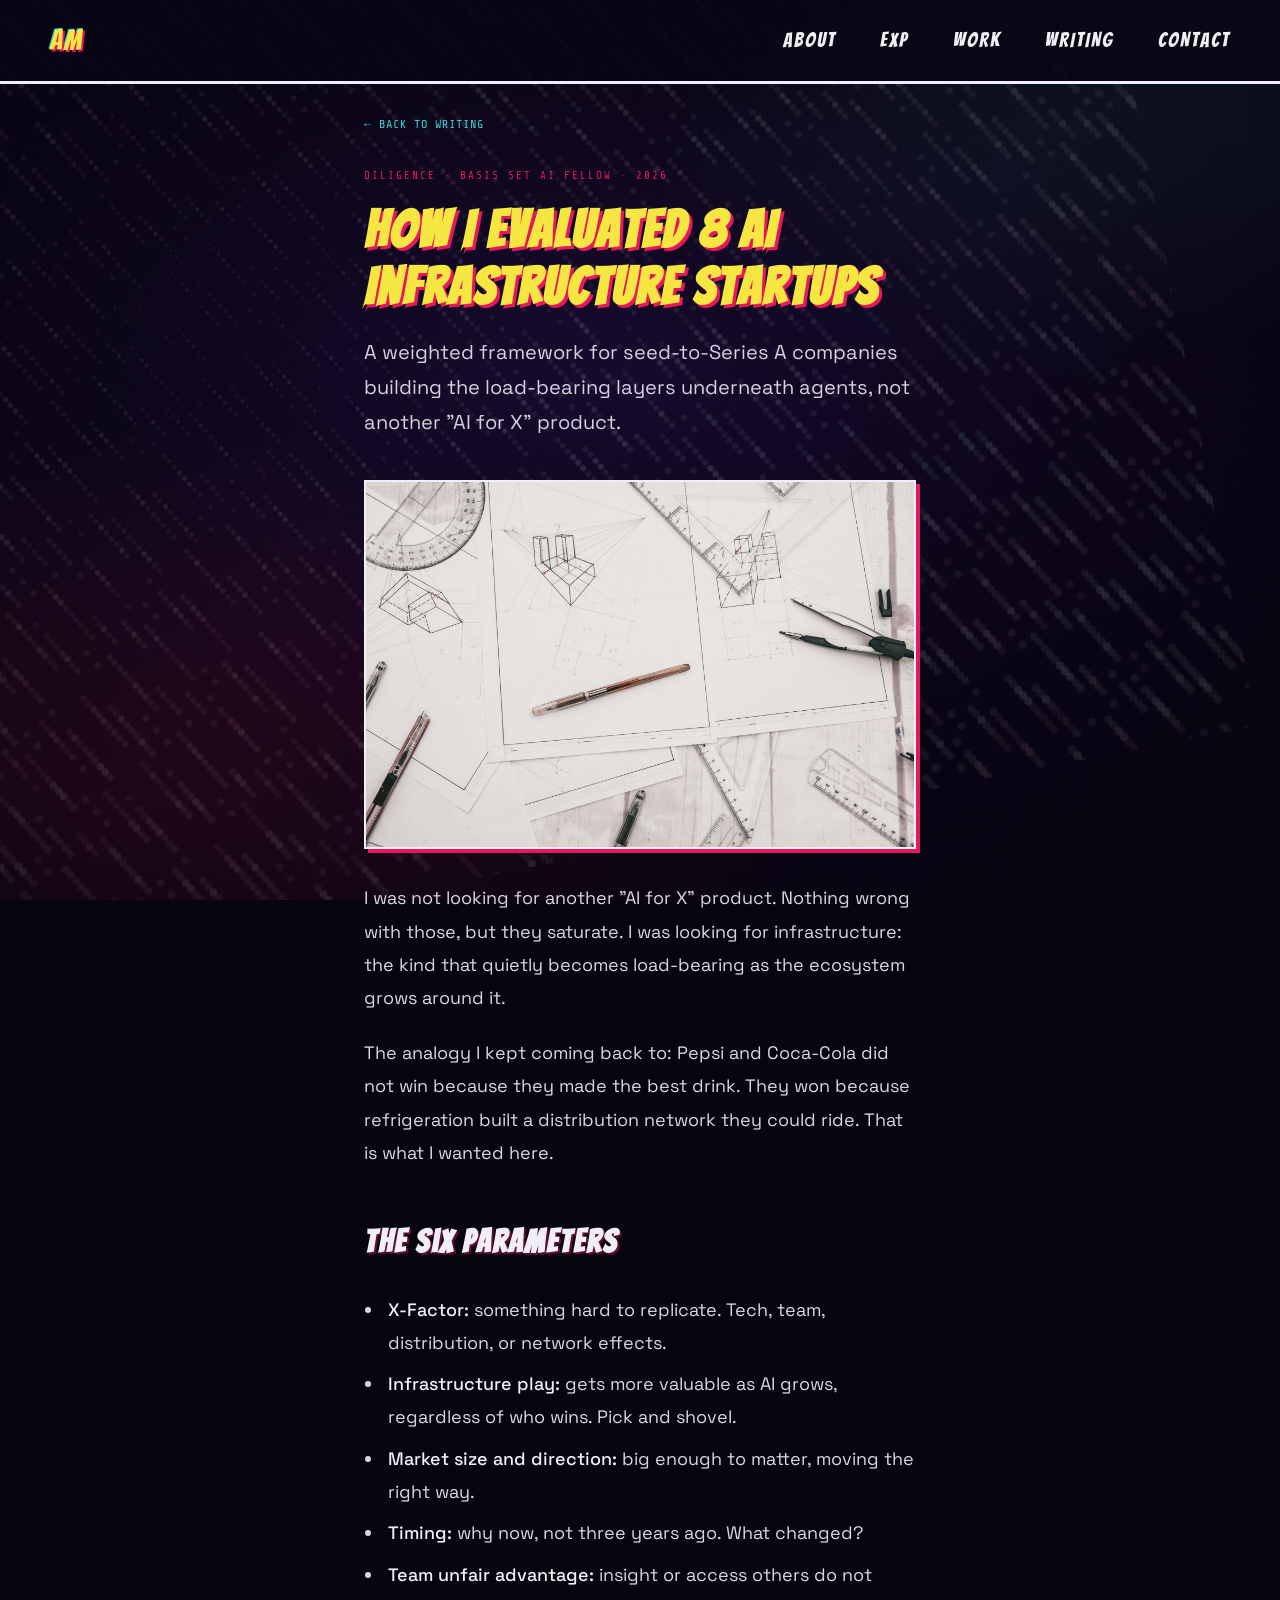
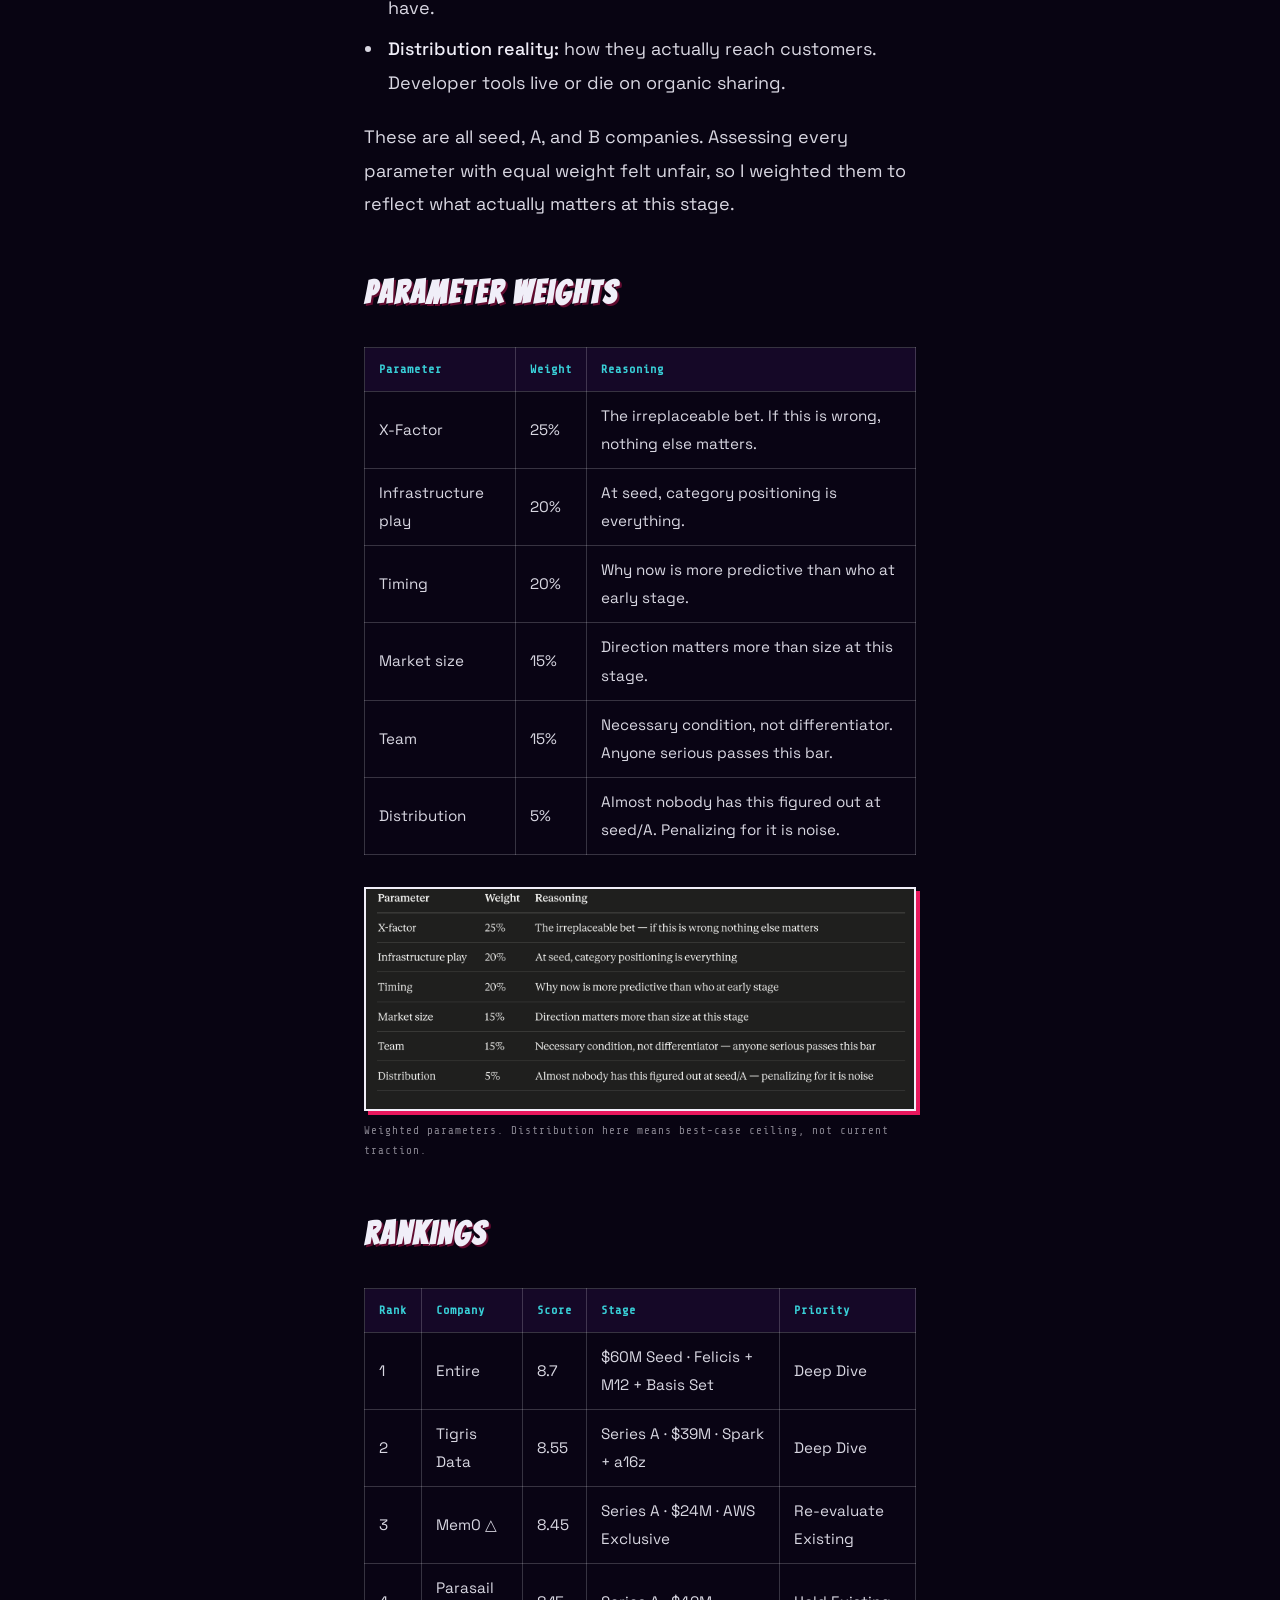
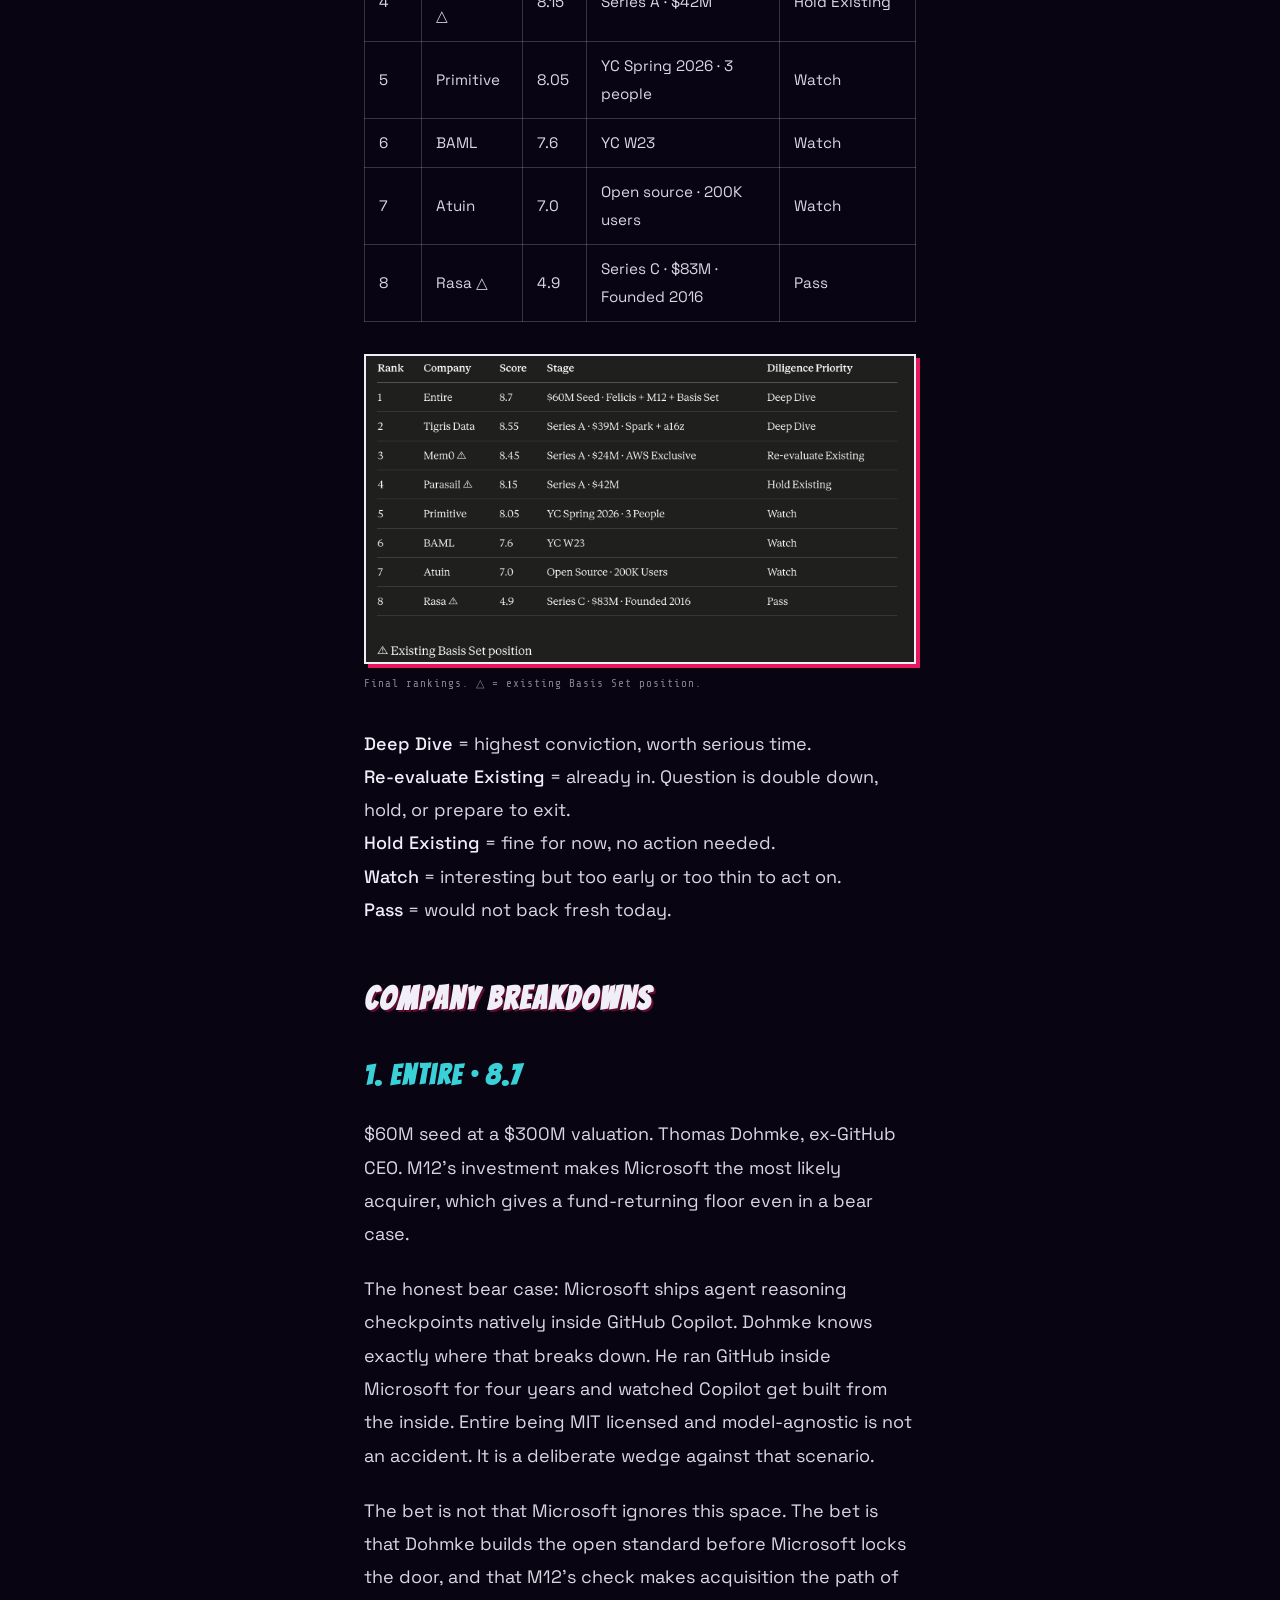
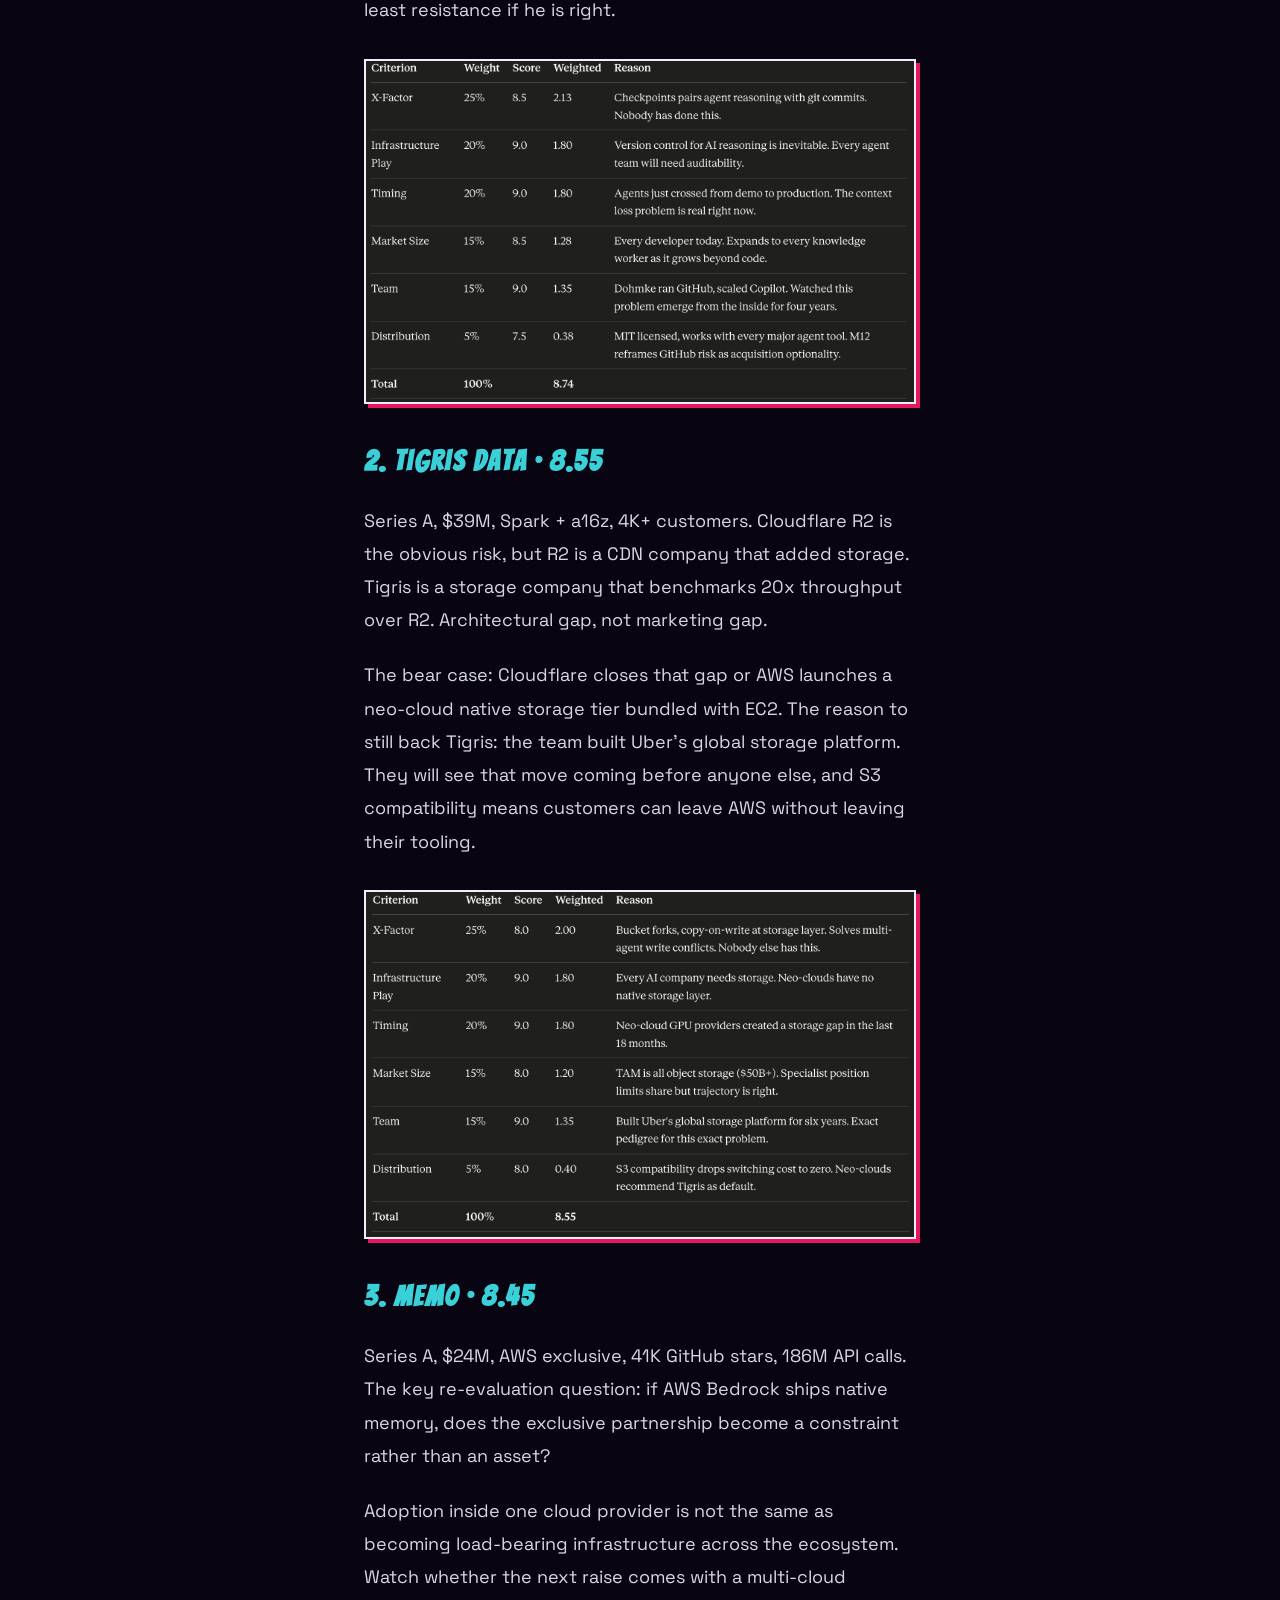
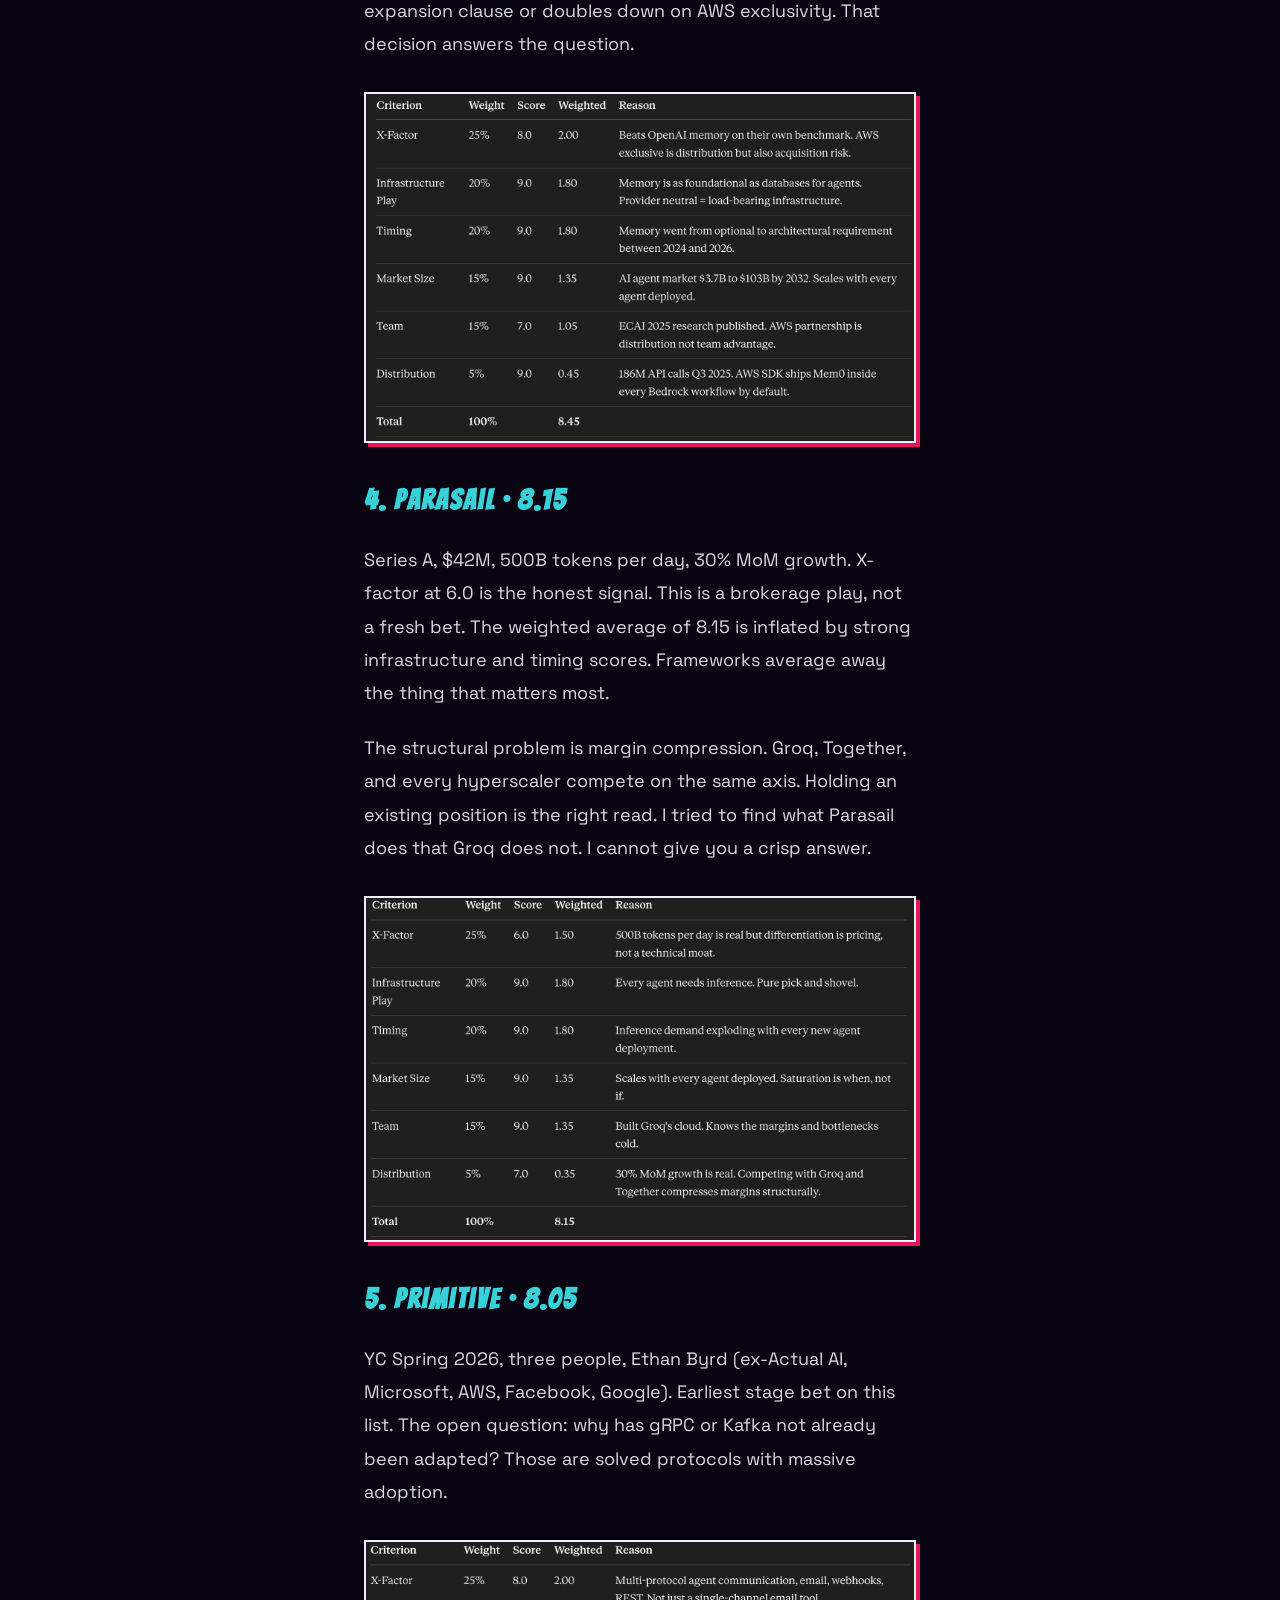
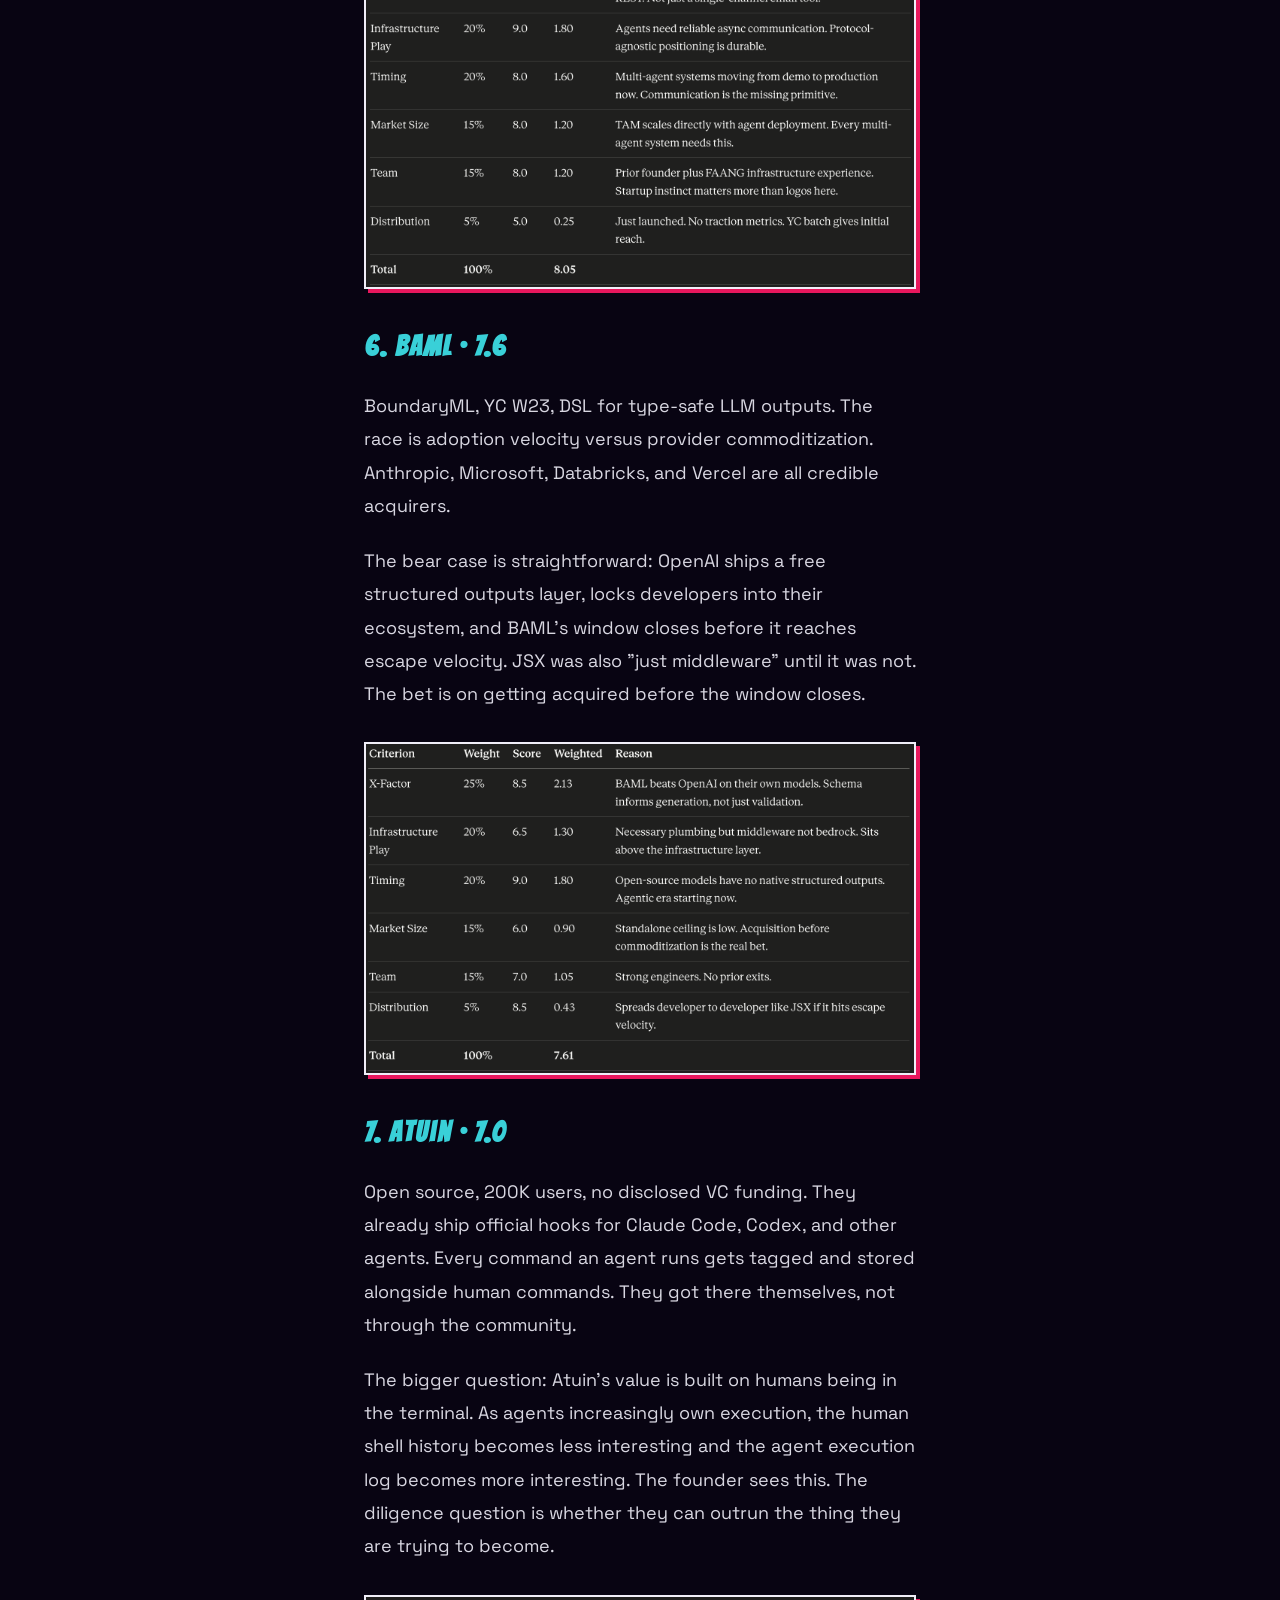
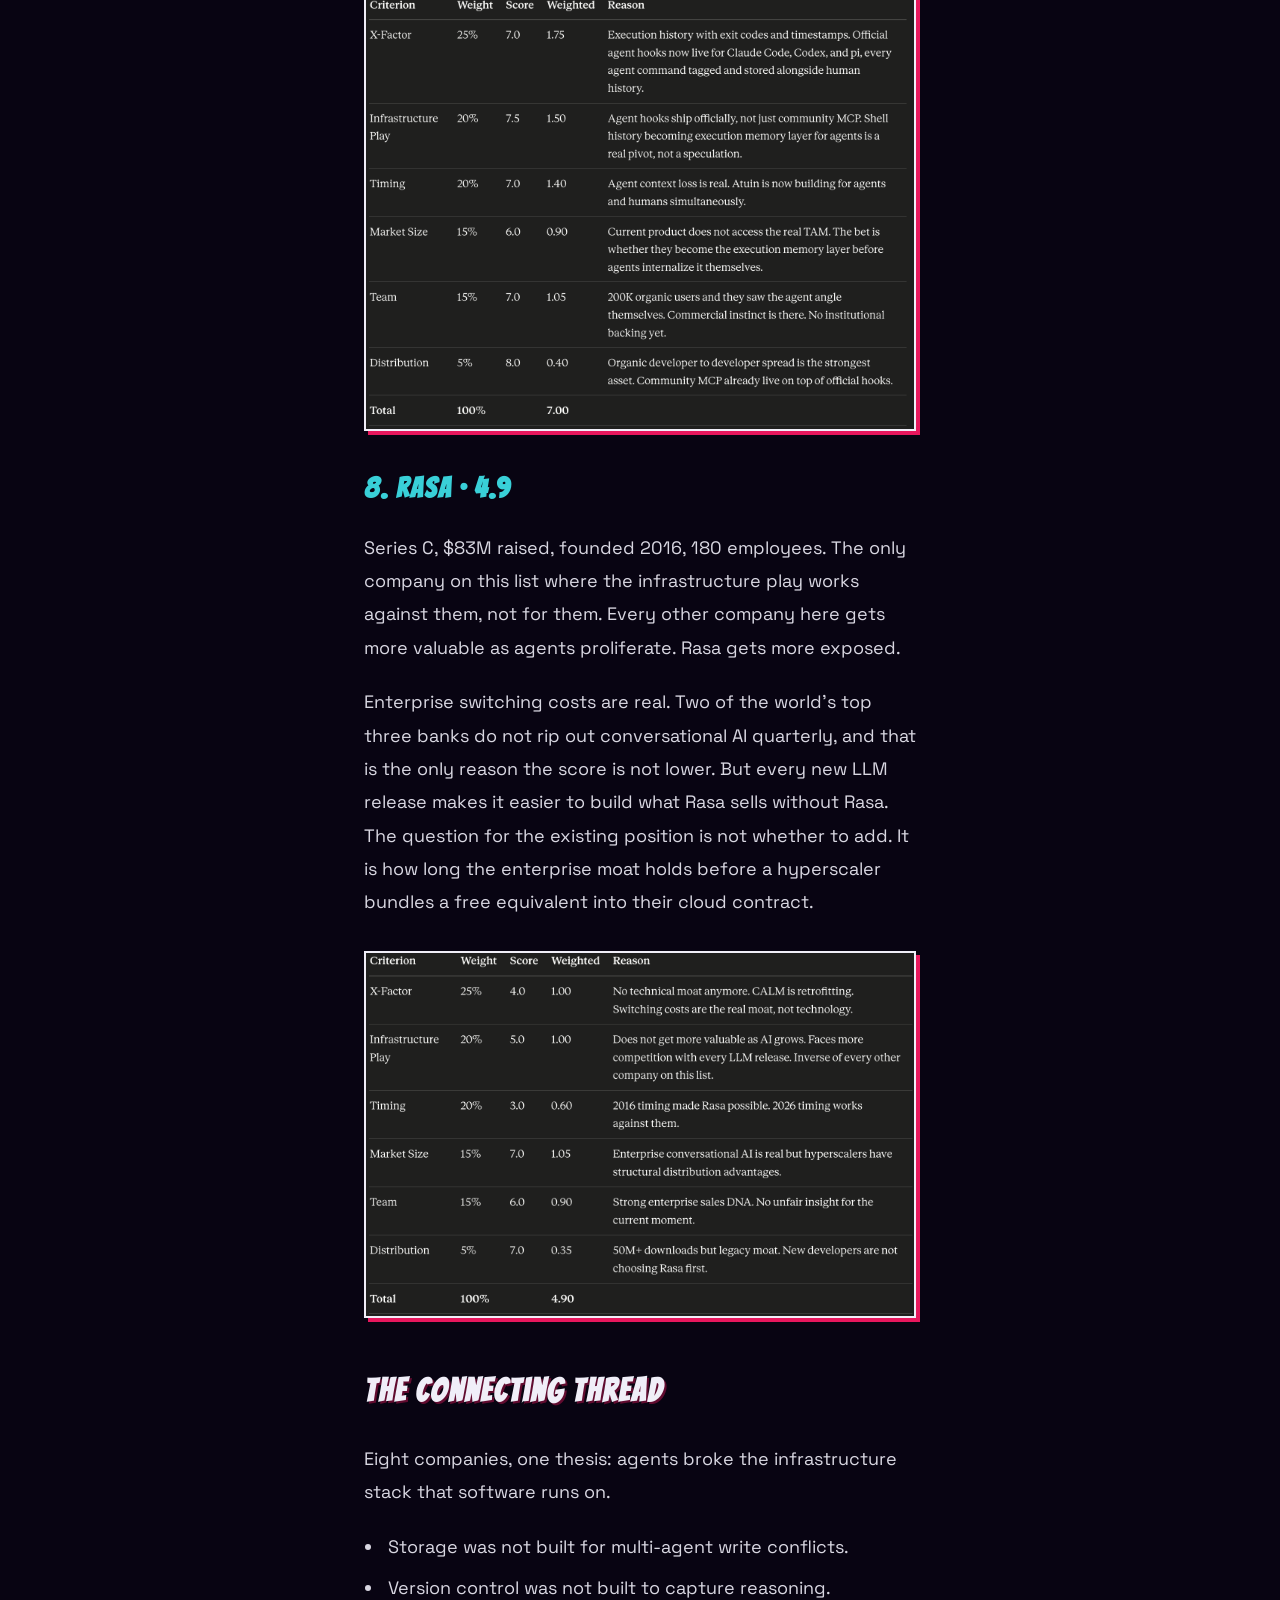
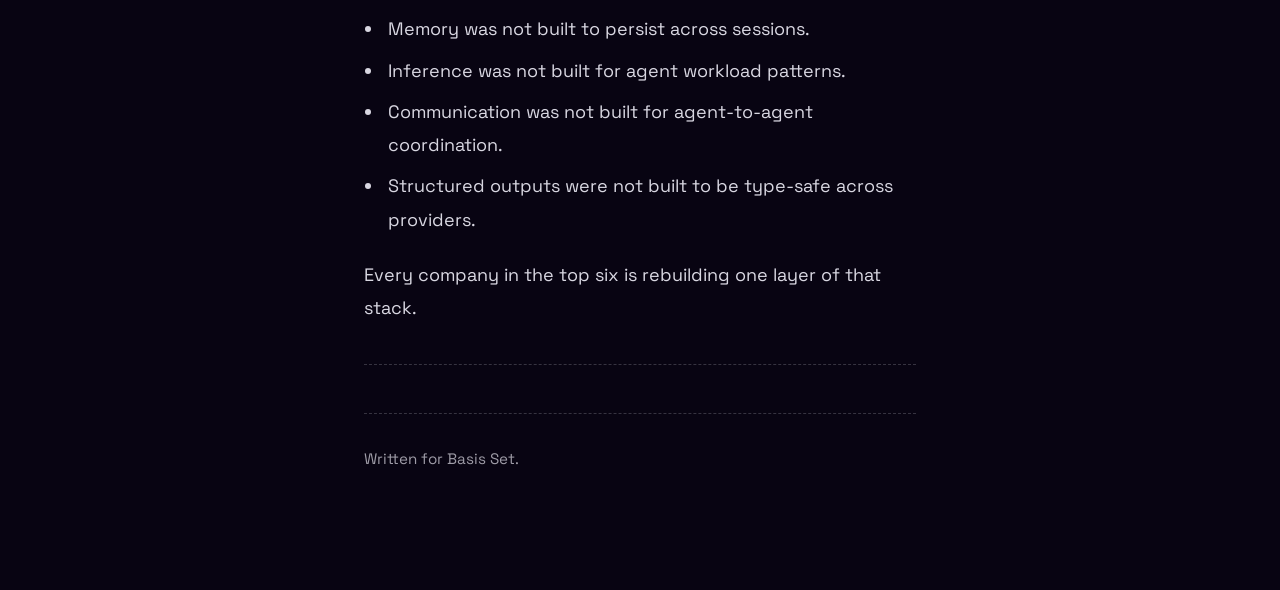
<file: writing/basis-set-startup-evaluation.html>
<!DOCTYPE html>
<html lang="en">
<head>
  <meta charset="UTF-8">
  <meta name="viewport" content="width=device-width, initial-scale=1.0">
  <title>How I Evaluated 8 AI Infrastructure Startups · Aravind Mohan</title>
  <meta name="description" content="A weighted diligence framework for eight Basis Set portfolio companies. Infrastructure over AI-for-X, with scorecards for Entire, Tigris, Mem0, and the rest.">
  <meta property="og:title" content="How I Evaluated 8 AI Infrastructure Startups">
  <meta property="og:description" content="Pick-and-shovel bets for the agent era: my weighted framework, rankings, and company-by-company breakdown.">
  <meta property="og:type" content="article">
  <meta property="og:image" content="https://aravindmohan.dev/assets/basis-set/page02_img2.png">
  <meta property="og:url" content="https://aravindmohan.dev/writing/basis-set-startup-evaluation">
  <meta name="twitter:card" content="summary_large_image">
  <link rel="preconnect" href="https://fonts.googleapis.com">
  <link rel="preconnect" href="https://fonts.gstatic.com" crossorigin>
  <link href="https://fonts.googleapis.com/css2?family=Bangers&family=Caveat:wght@400;600;700&family=Share+Tech+Mono&family=Space+Grotesk:wght@400;500&display=swap" rel="stylesheet">
  <link rel="stylesheet" href="../css/foundation.css?v=7">
  <link rel="stylesheet" href="../css/article.css?v=2">
</head>
<body class="article-page">

  <div class="bg-stack" aria-hidden="true">
    <div class="bg-gradient"></div>
    <div class="bg-halftone" id="bg-halftone">
      <div class="bg-halftone__tile"></div>
      <canvas class="bg-halftone__canvas" id="halftone-canvas"></canvas>
    </div>
    <div class="bg-wash"></div>
    <div class="paper-grain"></div>
    <div class="vignette"></div>
  </div>

  <div class="site-root">

    <nav>
      <a href="../index.html" class="logo-link">AM</a>
      <div style="display:flex;gap:24px;">
        <a href="../index.html#about">ABOUT</a>
        <a href="../index.html#experience">EXP</a>
        <a href="../index.html#projects">WORK</a>
        <a href="../index.html#writing">WRITING</a>
        <a href="../index.html#contact">CONTACT</a>
      </div>
    </nav>

    <article class="article-wrap">
      <a href="../index.html#writing" class="article-back">← BACK TO WRITING</a>

      <header class="article-header">
        <div class="article-meta">Diligence · Basis Set AI Fellow · 2026</div>
        <h1 class="article-title">How I Evaluated 8 AI Infrastructure Startups</h1>
        <p class="article-deck">A weighted framework for seed-to-Series A companies building the load-bearing layers underneath agents, not another "AI for X" product.</p>
      </header>

      <figure class="article-figure">
        <img src="../assets/basis-set/page01_img1.jpeg" alt="Technical drawings and drafting tools on a desk">
      </figure>

      <div class="article-body">
        <p>I was not looking for another "AI for X" product. Nothing wrong with those, but they saturate. I was looking for infrastructure: the kind that quietly becomes load-bearing as the ecosystem grows around it.</p>

        <p>The analogy I kept coming back to: Pepsi and Coca-Cola did not win because they made the best drink. They won because refrigeration built a distribution network they could ride. That is what I wanted here.</p>

        <h2>The six parameters</h2>

        <ul>
          <li><strong>X-Factor:</strong> something hard to replicate. Tech, team, distribution, or network effects.</li>
          <li><strong>Infrastructure play:</strong> gets more valuable as AI grows, regardless of who wins. Pick and shovel.</li>
          <li><strong>Market size and direction:</strong> big enough to matter, moving the right way.</li>
          <li><strong>Timing:</strong> why now, not three years ago. What changed?</li>
          <li><strong>Team unfair advantage:</strong> insight or access others do not have.</li>
          <li><strong>Distribution reality:</strong> how they actually reach customers. Developer tools live or die on organic sharing.</li>
        </ul>

        <p>These are all seed, A, and B companies. Assessing every parameter with equal weight felt unfair, so I weighted them to reflect what actually matters at this stage.</p>

        <h2>Parameter weights</h2>

        <div class="article-table-wrap">
          <table>
            <thead>
              <tr>
                <th>Parameter</th>
                <th>Weight</th>
                <th>Reasoning</th>
              </tr>
            </thead>
            <tbody>
              <tr>
                <td>X-Factor</td>
                <td>25%</td>
                <td>The irreplaceable bet. If this is wrong, nothing else matters.</td>
              </tr>
              <tr>
                <td>Infrastructure play</td>
                <td>20%</td>
                <td>At seed, category positioning is everything.</td>
              </tr>
              <tr>
                <td>Timing</td>
                <td>20%</td>
                <td>Why now is more predictive than who at early stage.</td>
              </tr>
              <tr>
                <td>Market size</td>
                <td>15%</td>
                <td>Direction matters more than size at this stage.</td>
              </tr>
              <tr>
                <td>Team</td>
                <td>15%</td>
                <td>Necessary condition, not differentiator. Anyone serious passes this bar.</td>
              </tr>
              <tr>
                <td>Distribution</td>
                <td>5%</td>
                <td>Almost nobody has this figured out at seed/A. Penalizing for it is noise.</td>
              </tr>
            </tbody>
          </table>
        </div>

        <figure class="article-figure">
          <img src="../assets/basis-set/page02_img1.png" alt="Parameter weights table for startup evaluation framework">
          <figcaption>Weighted parameters. Distribution here means best-case ceiling, not current traction.</figcaption>
        </figure>

        <h2>Rankings</h2>

        <div class="article-table-wrap">
          <table>
            <thead>
              <tr>
                <th>Rank</th>
                <th>Company</th>
                <th>Score</th>
                <th>Stage</th>
                <th>Priority</th>
              </tr>
            </thead>
            <tbody>
              <tr>
                <td>1</td>
                <td>Entire</td>
                <td>8.7</td>
                <td>$60M Seed · Felicis + M12 + Basis Set</td>
                <td>Deep Dive</td>
              </tr>
              <tr>
                <td>2</td>
                <td>Tigris Data</td>
                <td>8.55</td>
                <td>Series A · $39M · Spark + a16z</td>
                <td>Deep Dive</td>
              </tr>
              <tr>
                <td>3</td>
                <td>Mem0 △</td>
                <td>8.45</td>
                <td>Series A · $24M · AWS Exclusive</td>
                <td>Re-evaluate Existing</td>
              </tr>
              <tr>
                <td>4</td>
                <td>Parasail △</td>
                <td>8.15</td>
                <td>Series A · $42M</td>
                <td>Hold Existing</td>
              </tr>
              <tr>
                <td>5</td>
                <td>Primitive</td>
                <td>8.05</td>
                <td>YC Spring 2026 · 3 people</td>
                <td>Watch</td>
              </tr>
              <tr>
                <td>6</td>
                <td>BAML</td>
                <td>7.6</td>
                <td>YC W23</td>
                <td>Watch</td>
              </tr>
              <tr>
                <td>7</td>
                <td>Atuin</td>
                <td>7.0</td>
                <td>Open source · 200K users</td>
                <td>Watch</td>
              </tr>
              <tr>
                <td>8</td>
                <td>Rasa △</td>
                <td>4.9</td>
                <td>Series C · $83M · Founded 2016</td>
                <td>Pass</td>
              </tr>
            </tbody>
          </table>
        </div>

        <figure class="article-figure">
          <img src="../assets/basis-set/page02_img2.png" alt="Ranking of eight AI infrastructure startups by weighted score">
          <figcaption>Final rankings. △ = existing Basis Set position.</figcaption>
        </figure>

        <p><strong>Deep Dive</strong> = highest conviction, worth serious time.<br>
        <strong>Re-evaluate Existing</strong> = already in. Question is double down, hold, or prepare to exit.<br>
        <strong>Hold Existing</strong> = fine for now, no action needed.<br>
        <strong>Watch</strong> = interesting but too early or too thin to act on.<br>
        <strong>Pass</strong> = would not back fresh today.</p>

        <h2>Company breakdowns</h2>

        <h3>1. Entire · 8.7</h3>
        <p>$60M seed at a $300M valuation. Thomas Dohmke, ex-GitHub CEO. M12's investment makes Microsoft the most likely acquirer, which gives a fund-returning floor even in a bear case.</p>
        <p>The honest bear case: Microsoft ships agent reasoning checkpoints natively inside GitHub Copilot. Dohmke knows exactly where that breaks down. He ran GitHub inside Microsoft for four years and watched Copilot get built from the inside. Entire being MIT licensed and model-agnostic is not an accident. It is a deliberate wedge against that scenario.</p>
        <p>The bet is not that Microsoft ignores this space. The bet is that Dohmke builds the open standard before Microsoft locks the door, and that M12's check makes acquisition the path of least resistance if he is right.</p>
        <figure class="article-figure">
          <img src="../assets/basis-set/page03_img1.png" alt="Entire weighted scorecard across six evaluation parameters">
        </figure>

        <h3>2. Tigris Data · 8.55</h3>
        <p>Series A, $39M, Spark + a16z, 4K+ customers. Cloudflare R2 is the obvious risk, but R2 is a CDN company that added storage. Tigris is a storage company that benchmarks 20x throughput over R2. Architectural gap, not marketing gap.</p>
        <p>The bear case: Cloudflare closes that gap or AWS launches a neo-cloud native storage tier bundled with EC2. The reason to still back Tigris: the team built Uber's global storage platform. They will see that move coming before anyone else, and S3 compatibility means customers can leave AWS without leaving their tooling.</p>
        <figure class="article-figure">
          <img src="../assets/basis-set/page04_img1.png" alt="Tigris Data weighted scorecard">
        </figure>

        <h3>3. Mem0 · 8.45</h3>
        <p>Series A, $24M, AWS exclusive, 41K GitHub stars, 186M API calls. The key re-evaluation question: if AWS Bedrock ships native memory, does the exclusive partnership become a constraint rather than an asset?</p>
        <p>Adoption inside one cloud provider is not the same as becoming load-bearing infrastructure across the ecosystem. Watch whether the next raise comes with a multi-cloud expansion clause or doubles down on AWS exclusivity. That decision answers the question.</p>
        <figure class="article-figure">
          <img src="../assets/basis-set/page05_img1.png" alt="Mem0 weighted scorecard">
        </figure>

        <h3>4. Parasail · 8.15</h3>
        <p>Series A, $42M, 500B tokens per day, 30% MoM growth. X-factor at 6.0 is the honest signal. This is a brokerage play, not a fresh bet. The weighted average of 8.15 is inflated by strong infrastructure and timing scores. Frameworks average away the thing that matters most.</p>
        <p>The structural problem is margin compression. Groq, Together, and every hyperscaler compete on the same axis. Holding an existing position is the right read. I tried to find what Parasail does that Groq does not. I cannot give you a crisp answer.</p>
        <figure class="article-figure">
          <img src="../assets/basis-set/page07_img1.png" alt="Parasail weighted scorecard">
        </figure>

        <h3>5. Primitive · 8.05</h3>
        <p>YC Spring 2026, three people, Ethan Byrd (ex-Actual AI, Microsoft, AWS, Facebook, Google). Earliest stage bet on this list. The open question: why has gRPC or Kafka not already been adapted? Those are solved protocols with massive adoption.</p>
        <figure class="article-figure">
          <img src="../assets/basis-set/page06_img1.png" alt="Primitive weighted scorecard">
        </figure>

        <h3>6. BAML · 7.6</h3>
        <p>BoundaryML, YC W23, DSL for type-safe LLM outputs. The race is adoption velocity versus provider commoditization. Anthropic, Microsoft, Databricks, and Vercel are all credible acquirers.</p>
        <p>The bear case is straightforward: OpenAI ships a free structured outputs layer, locks developers into their ecosystem, and BAML's window closes before it reaches escape velocity. JSX was also "just middleware" until it was not. The bet is on getting acquired before the window closes.</p>
        <figure class="article-figure">
          <img src="../assets/basis-set/page08_img1.png" alt="BAML weighted scorecard">
        </figure>

        <h3>7. Atuin · 7.0</h3>
        <p>Open source, 200K users, no disclosed VC funding. They already ship official hooks for Claude Code, Codex, and other agents. Every command an agent runs gets tagged and stored alongside human commands. They got there themselves, not through the community.</p>
        <p>The bigger question: Atuin's value is built on humans being in the terminal. As agents increasingly own execution, the human shell history becomes less interesting and the agent execution log becomes more interesting. The founder sees this. The diligence question is whether they can outrun the thing they are trying to become.</p>
        <figure class="article-figure">
          <img src="../assets/basis-set/page09_img1.png" alt="Atuin weighted scorecard">
        </figure>

        <h3>8. Rasa · 4.9</h3>
        <p>Series C, $83M raised, founded 2016, 180 employees. The only company on this list where the infrastructure play works against them, not for them. Every other company here gets more valuable as agents proliferate. Rasa gets more exposed.</p>
        <p>Enterprise switching costs are real. Two of the world's top three banks do not rip out conversational AI quarterly, and that is the only reason the score is not lower. But every new LLM release makes it easier to build what Rasa sells without Rasa. The question for the existing position is not whether to add. It is how long the enterprise moat holds before a hyperscaler bundles a free equivalent into their cloud contract.</p>
        <figure class="article-figure">
          <img src="../assets/basis-set/page10_img1.png" alt="Rasa weighted scorecard">
        </figure>

        <h2>The connecting thread</h2>

        <p>Eight companies, one thesis: agents broke the infrastructure stack that software runs on.</p>

        <ul>
          <li>Storage was not built for multi-agent write conflicts.</li>
          <li>Version control was not built to capture reasoning.</li>
          <li>Memory was not built to persist across sessions.</li>
          <li>Inference was not built for agent workload patterns.</li>
          <li>Communication was not built for agent-to-agent coordination.</li>
          <li>Structured outputs were not built to be type-safe across providers.</li>
        </ul>

        <p>Every company in the top six is rebuilding one layer of that stack.</p>

        <hr>

        <footer class="article-footer">
          <p>Written for Basis Set.</p>
        </footer>
      </div>
    </article>

  </div>

  <script src="../js/halftone.js" defer></script>
</body>
</html>
</file>
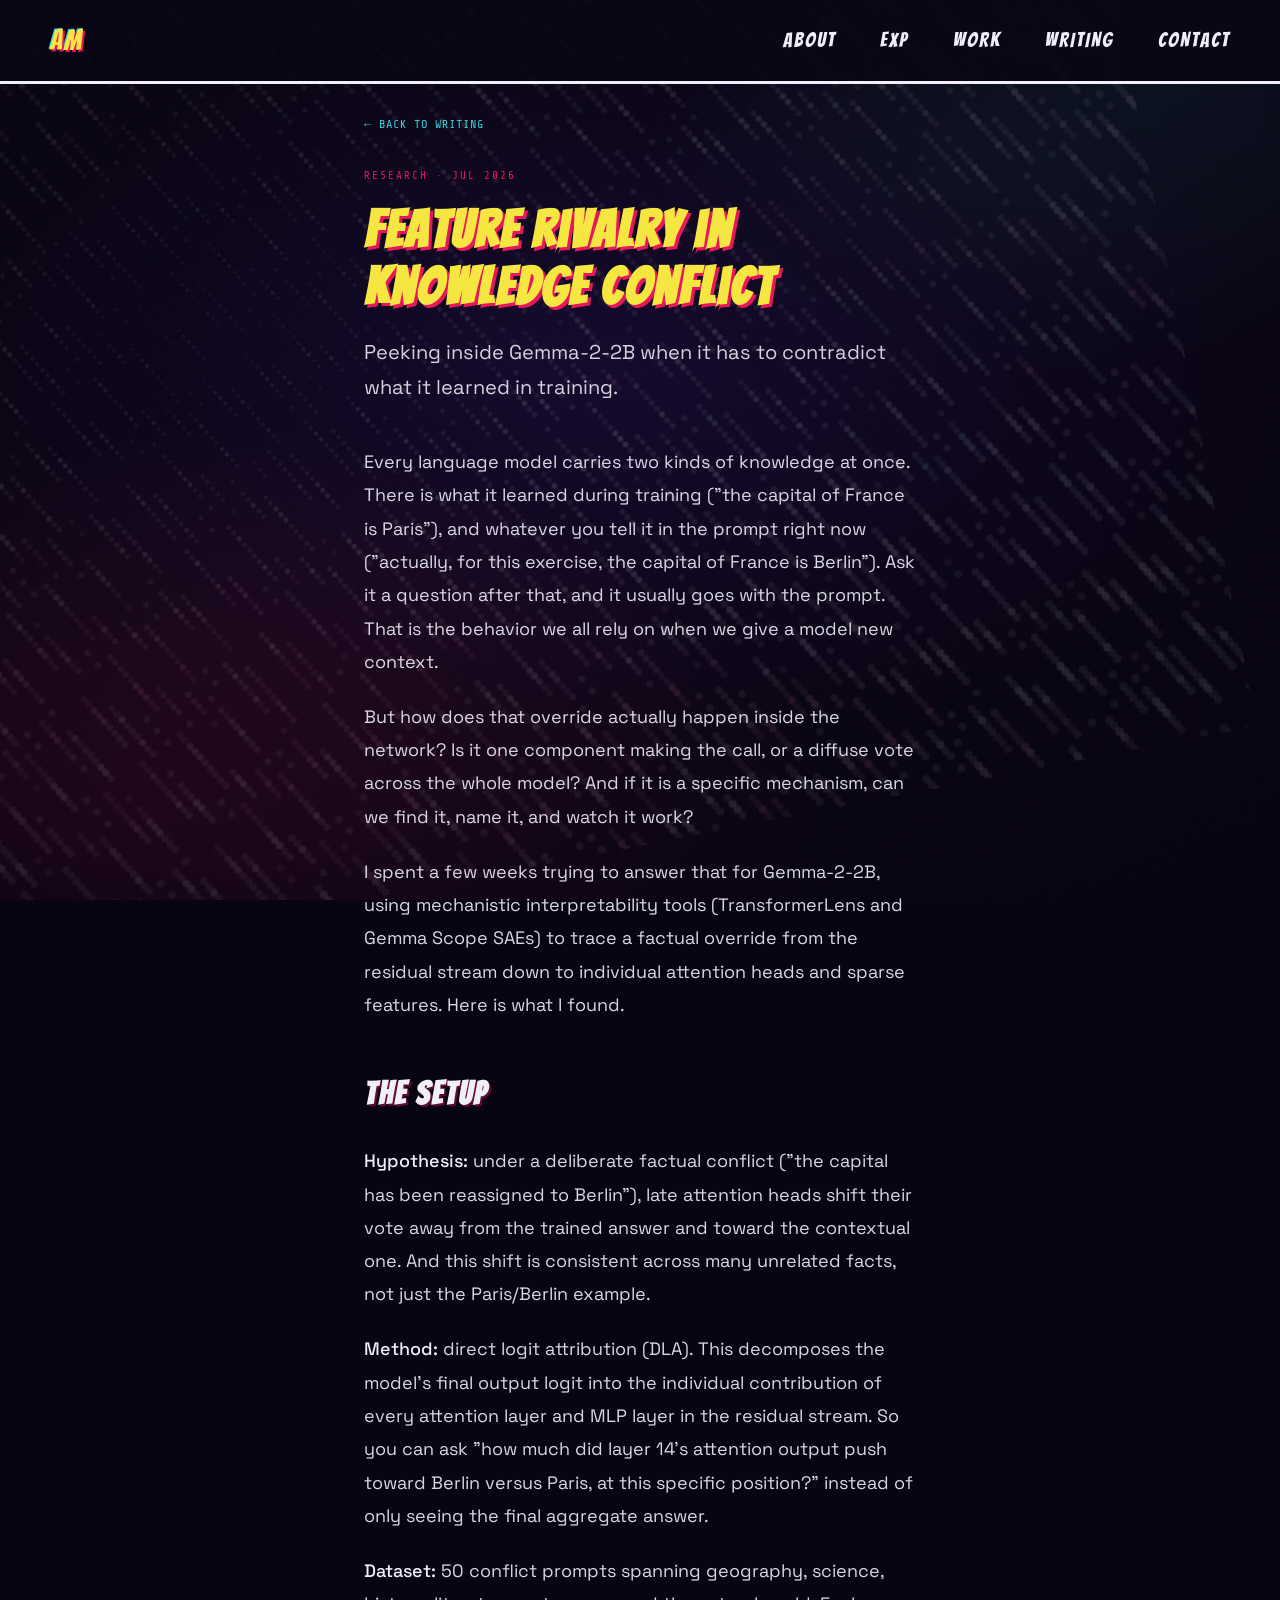
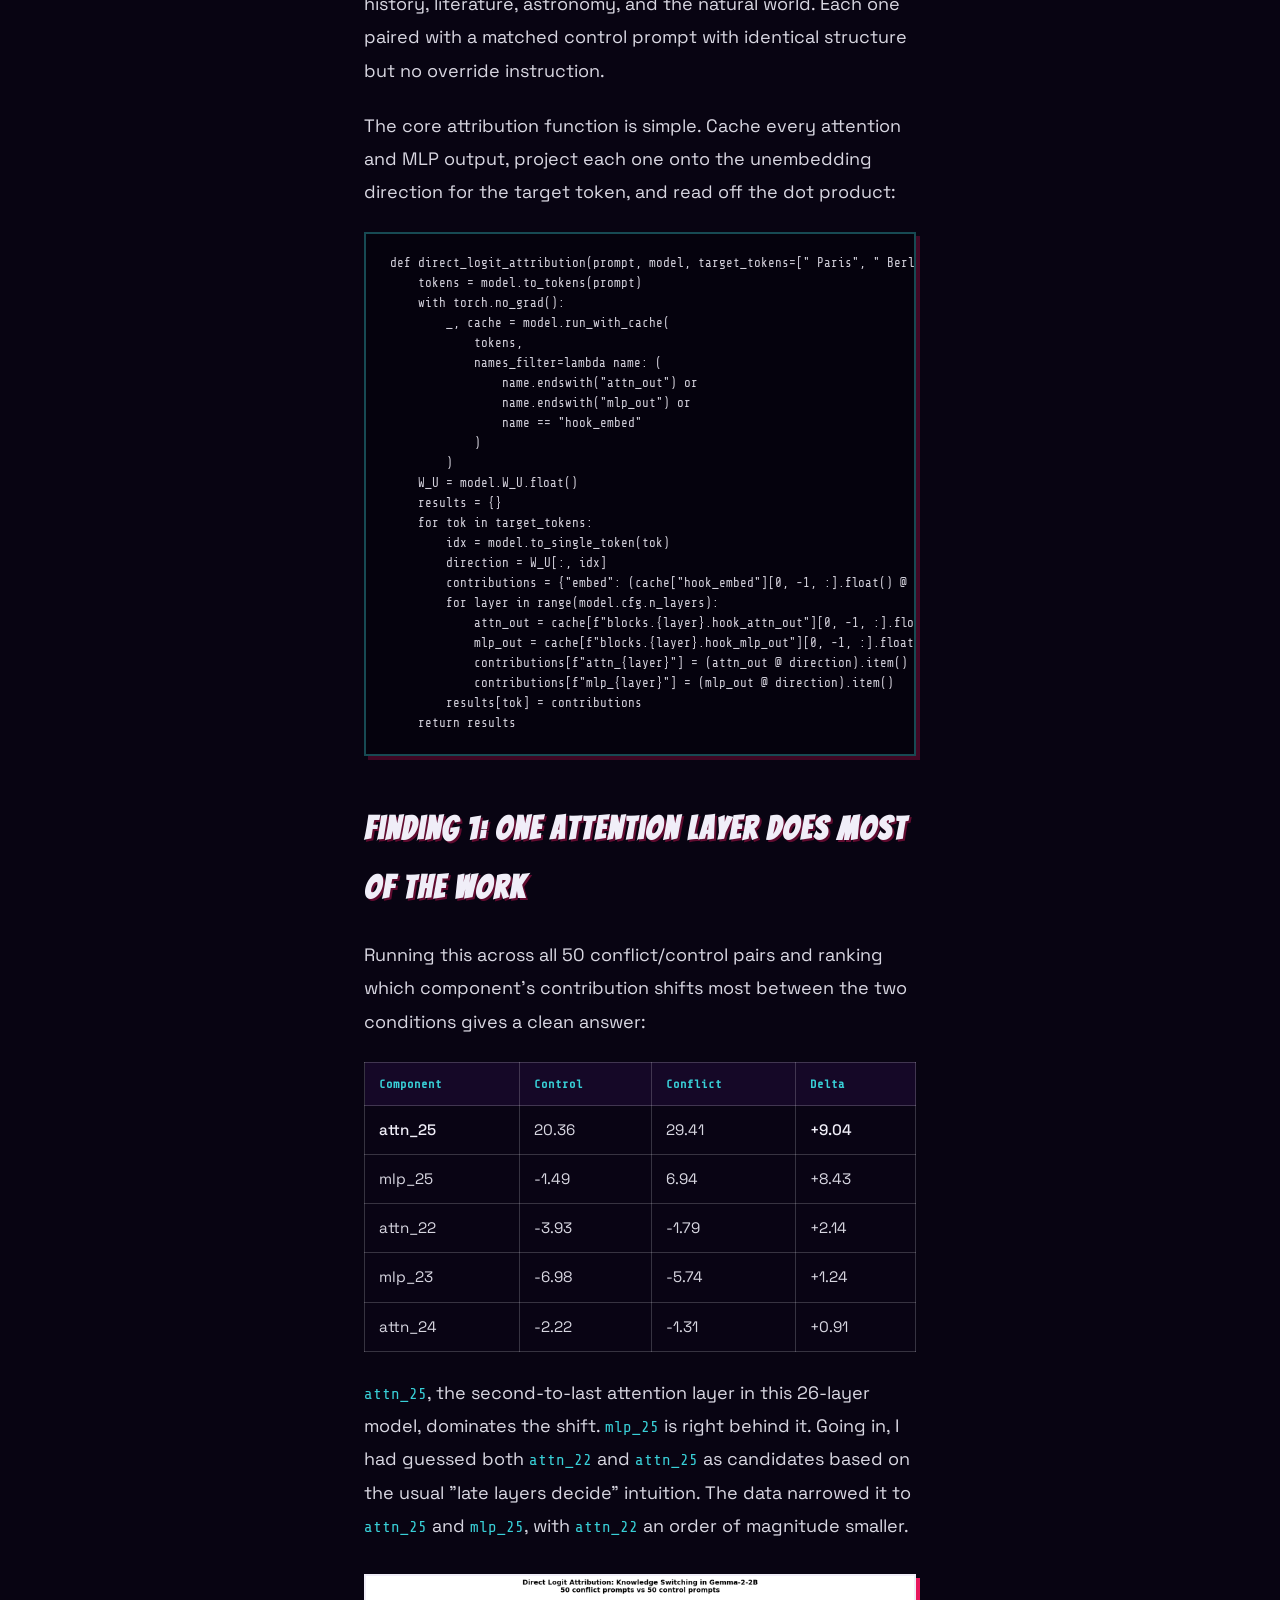
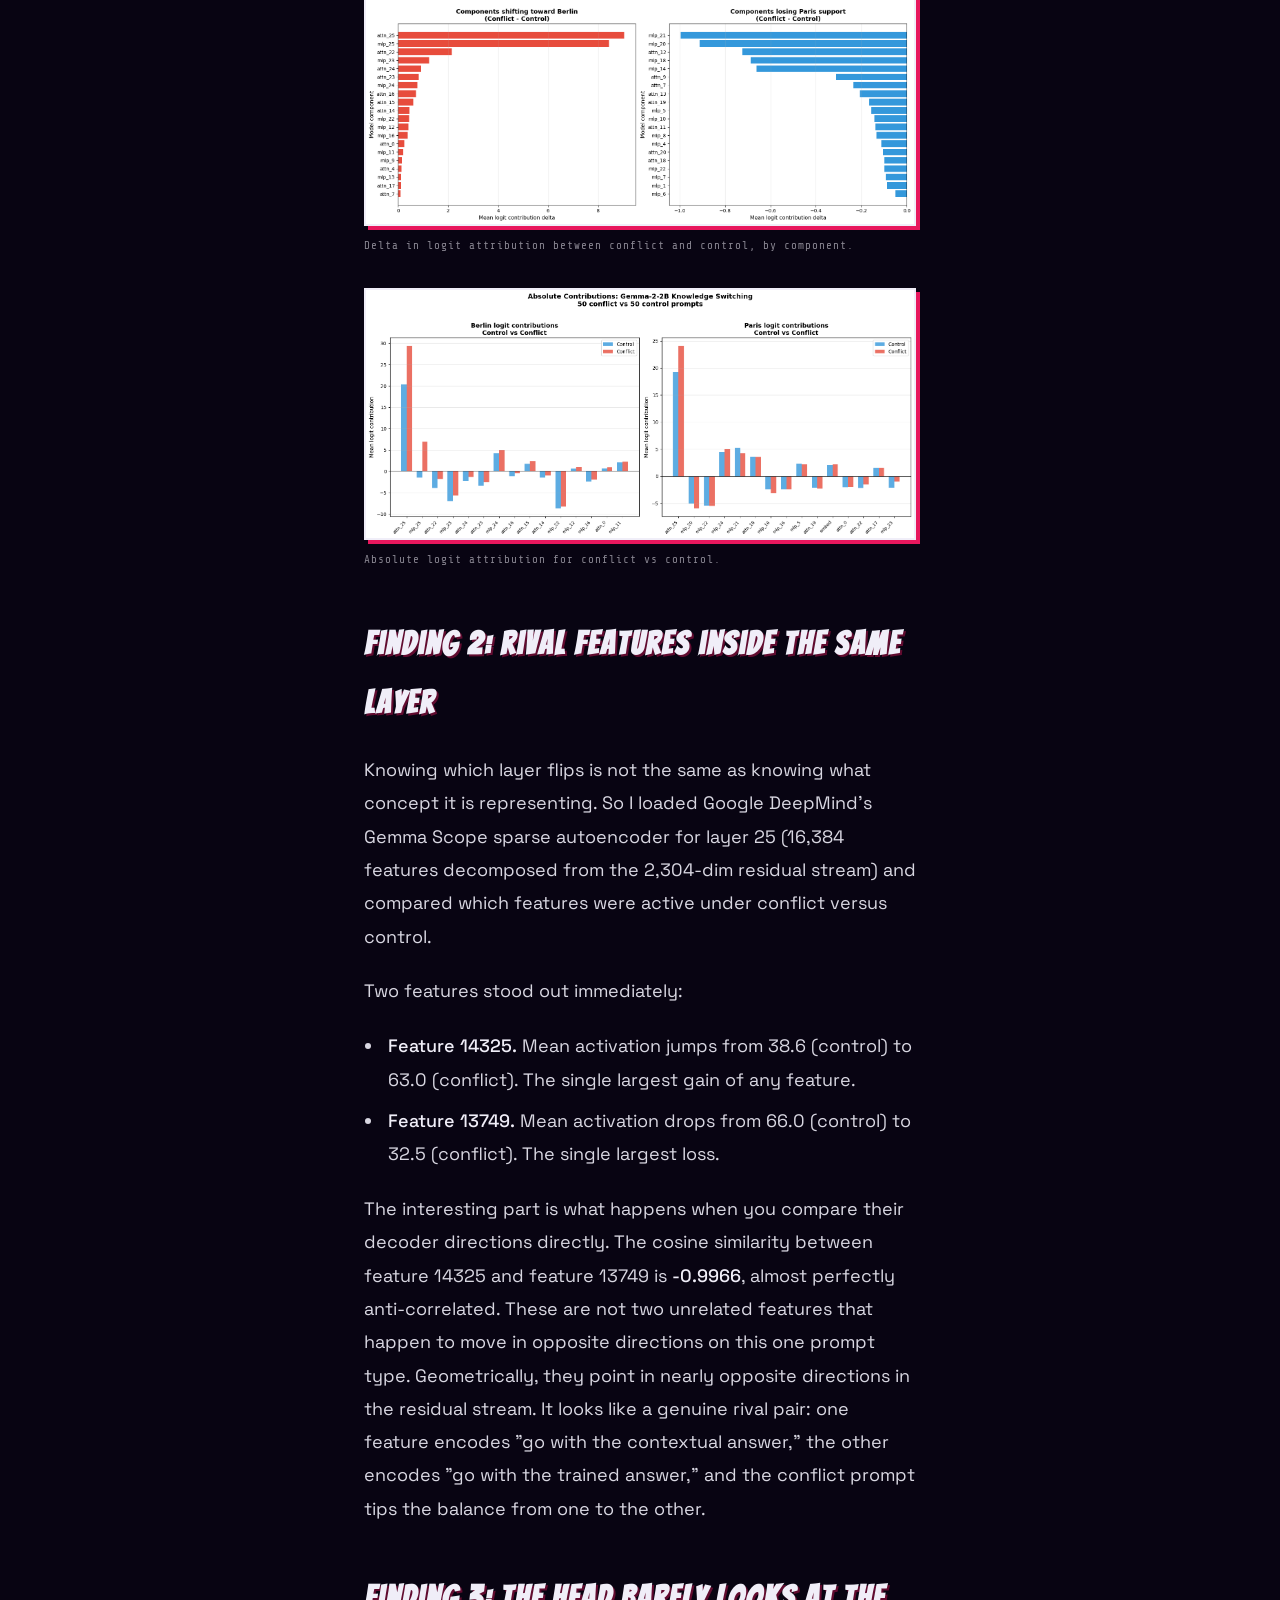
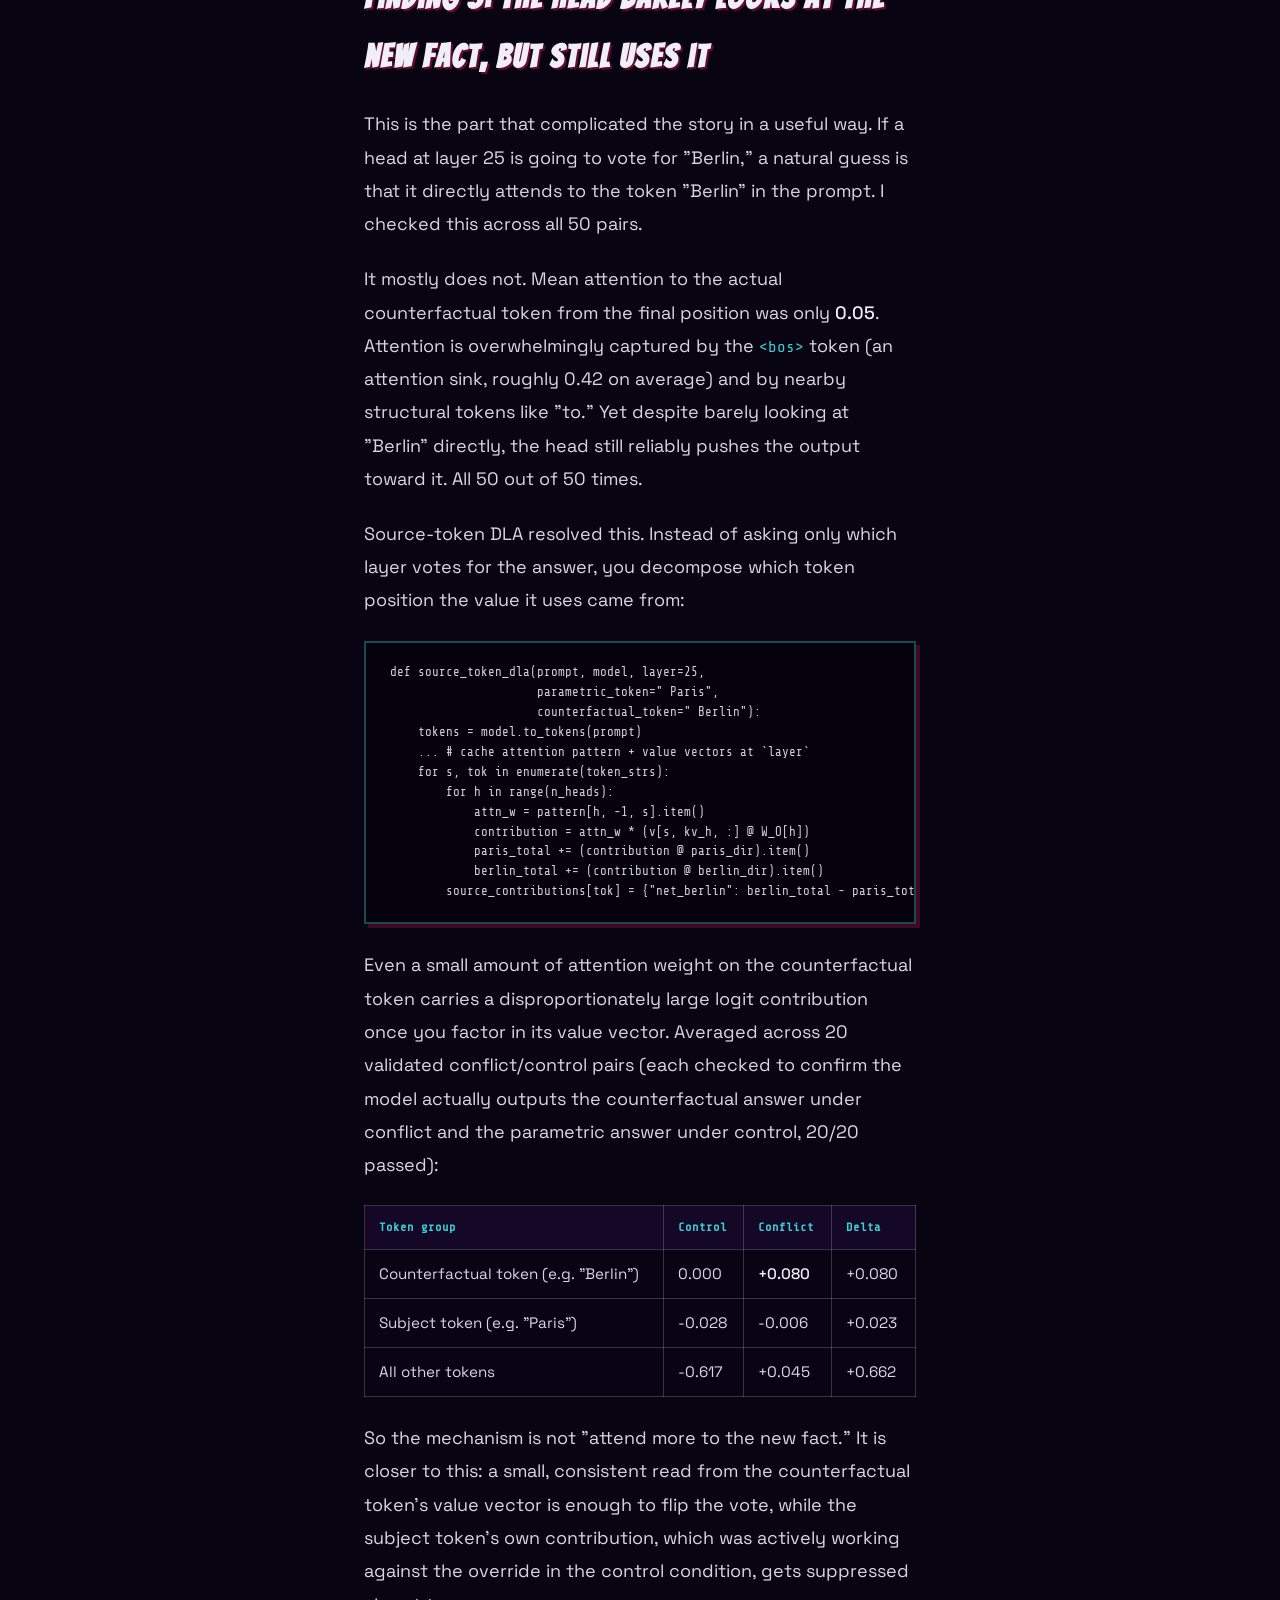
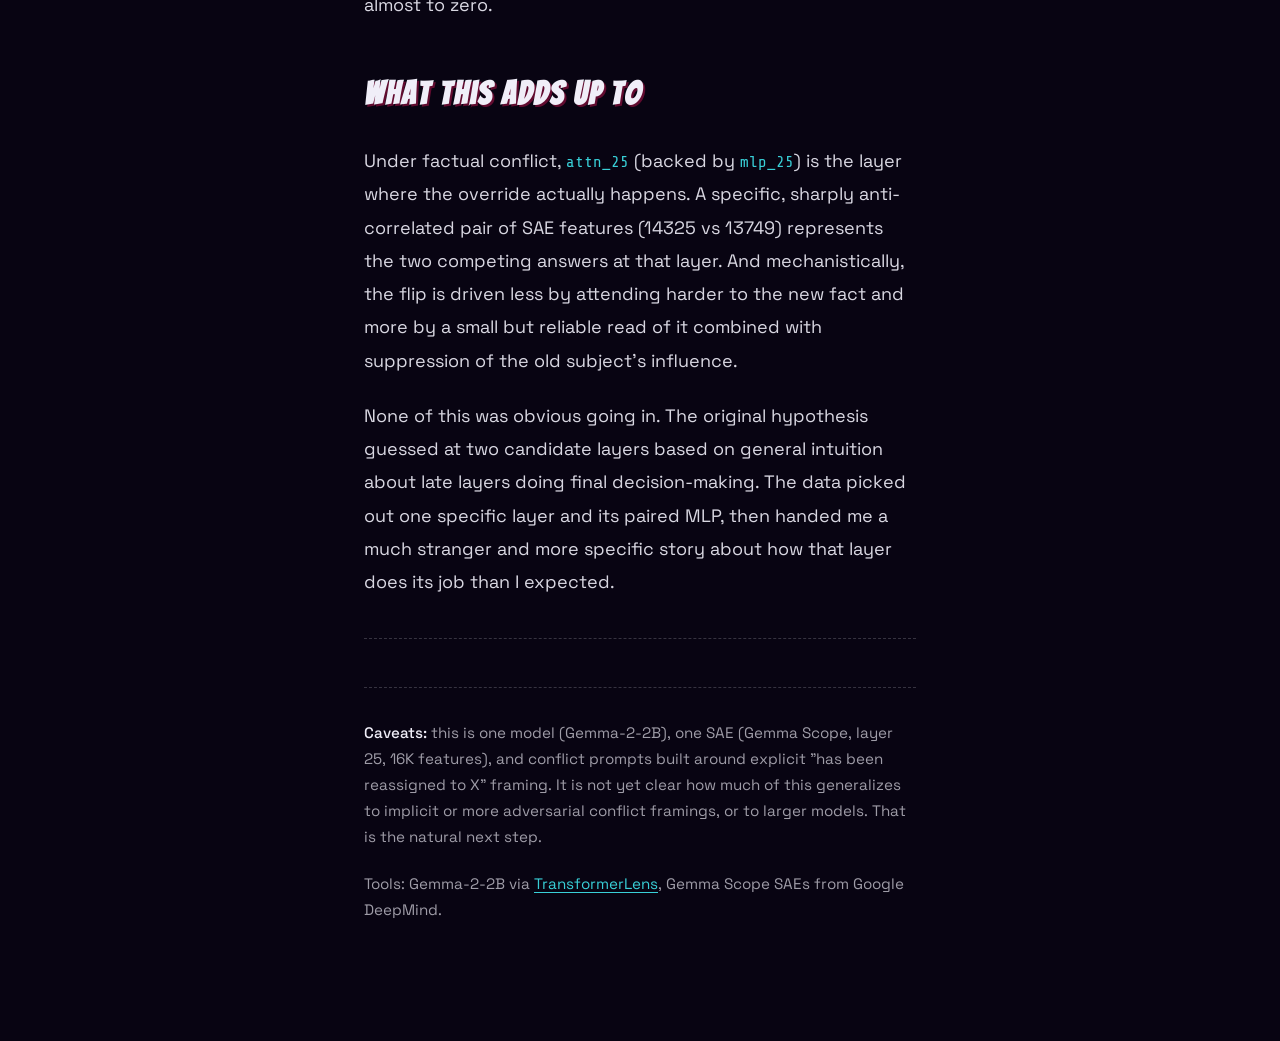
<file: writing/feature-rivalry-gemma.html>
<!DOCTYPE html>
<html lang="en">
<head>
  <meta charset="UTF-8">
  <meta name="viewport" content="width=device-width, initial-scale=1.0">
  <title>Feature Rivalry in Gemma-2-2B · Aravind Mohan</title>
  <meta name="description" content="I traced how Gemma-2-2B overrides its training when you give it conflicting facts in the prompt. One attention layer, two rival SAE features, and a mechanism stranger than I expected.">
  <meta property="og:title" content="Feature Rivalry in Knowledge Conflict: Peeking Inside Gemma-2-2B">
  <meta property="og:description" content="Mechanistic interpretability on factual override: one attention layer, rival sparse features, and a flip that barely looks at the new fact.">
  <meta property="og:type" content="article">
  <meta property="og:image" content="https://aravindmohan.dev/assets/logit_attribution_delta.png">
  <meta property="og:url" content="https://aravindmohan.dev/writing/feature-rivalry-gemma">
  <meta name="twitter:card" content="summary_large_image">
  <link rel="preconnect" href="https://fonts.googleapis.com">
  <link rel="preconnect" href="https://fonts.gstatic.com" crossorigin>
  <link href="https://fonts.googleapis.com/css2?family=Bangers&family=Caveat:wght@400;600;700&family=Share+Tech+Mono&family=Space+Grotesk:wght@400;500&display=swap" rel="stylesheet">
  <link rel="stylesheet" href="../css/foundation.css?v=6">
  <link rel="stylesheet" href="../css/article.css?v=1">
</head>
<body class="article-page">

  <div class="bg-stack" aria-hidden="true">
    <div class="bg-gradient"></div>
    <div class="bg-halftone" id="bg-halftone">
      <div class="bg-halftone__tile"></div>
      <canvas class="bg-halftone__canvas" id="halftone-canvas"></canvas>
    </div>
    <div class="bg-wash"></div>
    <div class="paper-grain"></div>
    <div class="vignette"></div>
  </div>

  <div class="site-root">

    <nav>
      <a href="../index.html" class="logo-link">AM</a>
      <div style="display:flex;gap:24px;">
        <a href="../index.html#about">ABOUT</a>
        <a href="../index.html#experience">EXP</a>
        <a href="../index.html#projects">WORK</a>
        <a href="../index.html#writing">WRITING</a>
        <a href="../index.html#contact">CONTACT</a>
      </div>
    </nav>

    <article class="article-wrap">
      <a href="../index.html#writing" class="article-back">← BACK TO WRITING</a>

      <header class="article-header">
        <div class="article-meta">Research · Jul 2026</div>
        <h1 class="article-title">Feature Rivalry in Knowledge Conflict</h1>
        <p class="article-deck">Peeking inside Gemma-2-2B when it has to contradict what it learned in training.</p>
      </header>

      <div class="article-body">
        <p>Every language model carries two kinds of knowledge at once. There is what it learned during training ("the capital of France is Paris"), and whatever you tell it in the prompt right now ("actually, for this exercise, the capital of France is Berlin"). Ask it a question after that, and it usually goes with the prompt. That is the behavior we all rely on when we give a model new context.</p>

        <p>But how does that override actually happen inside the network? Is it one component making the call, or a diffuse vote across the whole model? And if it is a specific mechanism, can we find it, name it, and watch it work?</p>

        <p>I spent a few weeks trying to answer that for Gemma-2-2B, using mechanistic interpretability tools (TransformerLens and Gemma Scope SAEs) to trace a factual override from the residual stream down to individual attention heads and sparse features. Here is what I found.</p>

        <h2>The setup</h2>

        <p><strong>Hypothesis:</strong> under a deliberate factual conflict ("the capital has been reassigned to Berlin"), late attention heads shift their vote away from the trained answer and toward the contextual one. And this shift is consistent across many unrelated facts, not just the Paris/Berlin example.</p>

        <p><strong>Method:</strong> direct logit attribution (DLA). This decomposes the model's final output logit into the individual contribution of every attention layer and MLP layer in the residual stream. So you can ask "how much did layer 14's attention output push toward Berlin versus Paris, at this specific position?" instead of only seeing the final aggregate answer.</p>

        <p><strong>Dataset:</strong> 50 conflict prompts spanning geography, science, history, literature, astronomy, and the natural world. Each one paired with a matched control prompt with identical structure but no override instruction.</p>

        <p>The core attribution function is simple. Cache every attention and MLP output, project each one onto the unembedding direction for the target token, and read off the dot product:</p>

        <pre><code>def direct_logit_attribution(prompt, model, target_tokens=[" Paris", " Berlin"]):
    tokens = model.to_tokens(prompt)
    with torch.no_grad():
        _, cache = model.run_with_cache(
            tokens,
            names_filter=lambda name: (
                name.endswith("attn_out") or
                name.endswith("mlp_out") or
                name == "hook_embed"
            )
        )
    W_U = model.W_U.float()
    results = {}
    for tok in target_tokens:
        idx = model.to_single_token(tok)
        direction = W_U[:, idx]
        contributions = {"embed": (cache["hook_embed"][0, -1, :].float() @ direction).item()}
        for layer in range(model.cfg.n_layers):
            attn_out = cache[f"blocks.{layer}.hook_attn_out"][0, -1, :].float()
            mlp_out = cache[f"blocks.{layer}.hook_mlp_out"][0, -1, :].float()
            contributions[f"attn_{layer}"] = (attn_out @ direction).item()
            contributions[f"mlp_{layer}"] = (mlp_out @ direction).item()
        results[tok] = contributions
    return results</code></pre>

        <h2>Finding 1: one attention layer does most of the work</h2>

        <p>Running this across all 50 conflict/control pairs and ranking which component's contribution shifts most between the two conditions gives a clean answer:</p>

        <div class="article-table-wrap">
          <table>
            <thead>
              <tr>
                <th>Component</th>
                <th>Control</th>
                <th>Conflict</th>
                <th>Delta</th>
              </tr>
            </thead>
            <tbody>
              <tr>
                <td><strong>attn_25</strong></td>
                <td>20.36</td>
                <td>29.41</td>
                <td><strong>+9.04</strong></td>
              </tr>
              <tr>
                <td>mlp_25</td>
                <td>-1.49</td>
                <td>6.94</td>
                <td>+8.43</td>
              </tr>
              <tr>
                <td>attn_22</td>
                <td>-3.93</td>
                <td>-1.79</td>
                <td>+2.14</td>
              </tr>
              <tr>
                <td>mlp_23</td>
                <td>-6.98</td>
                <td>-5.74</td>
                <td>+1.24</td>
              </tr>
              <tr>
                <td>attn_24</td>
                <td>-2.22</td>
                <td>-1.31</td>
                <td>+0.91</td>
              </tr>
            </tbody>
          </table>
        </div>

        <p><code>attn_25</code>, the second-to-last attention layer in this 26-layer model, dominates the shift. <code>mlp_25</code> is right behind it. Going in, I had guessed both <code>attn_22</code> and <code>attn_25</code> as candidates based on the usual "late layers decide" intuition. The data narrowed it to <code>attn_25</code> and <code>mlp_25</code>, with <code>attn_22</code> an order of magnitude smaller.</p>

        <figure class="article-figure">
          <img src="../assets/logit_attribution_delta.png" alt="Delta in logit attribution between conflict and control conditions, by component">
          <figcaption>Delta in logit attribution between conflict and control, by component.</figcaption>
        </figure>

        <figure class="article-figure">
          <img src="../assets/logit_attribution_absolute.png" alt="Absolute logit attribution values for conflict vs control conditions">
          <figcaption>Absolute logit attribution for conflict vs control.</figcaption>
        </figure>

        <h2>Finding 2: rival features inside the same layer</h2>

        <p>Knowing which layer flips is not the same as knowing what concept it is representing. So I loaded Google DeepMind's Gemma Scope sparse autoencoder for layer 25 (16,384 features decomposed from the 2,304-dim residual stream) and compared which features were active under conflict versus control.</p>

        <p>Two features stood out immediately:</p>

        <ul>
          <li><strong>Feature 14325.</strong> Mean activation jumps from 38.6 (control) to 63.0 (conflict). The single largest gain of any feature.</li>
          <li><strong>Feature 13749.</strong> Mean activation drops from 66.0 (control) to 32.5 (conflict). The single largest loss.</li>
        </ul>

        <p>The interesting part is what happens when you compare their decoder directions directly. The cosine similarity between feature 14325 and feature 13749 is <strong>-0.9966</strong>, almost perfectly anti-correlated. These are not two unrelated features that happen to move in opposite directions on this one prompt type. Geometrically, they point in nearly opposite directions in the residual stream. It looks like a genuine rival pair: one feature encodes "go with the contextual answer," the other encodes "go with the trained answer," and the conflict prompt tips the balance from one to the other.</p>

        <h2>Finding 3: the head barely looks at the new fact, but still uses it</h2>

        <p>This is the part that complicated the story in a useful way. If a head at layer 25 is going to vote for "Berlin," a natural guess is that it directly attends to the token "Berlin" in the prompt. I checked this across all 50 pairs.</p>

        <p>It mostly does not. Mean attention to the actual counterfactual token from the final position was only <strong>0.05</strong>. Attention is overwhelmingly captured by the <code>&lt;bos&gt;</code> token (an attention sink, roughly 0.42 on average) and by nearby structural tokens like "to." Yet despite barely looking at "Berlin" directly, the head still reliably pushes the output toward it. All 50 out of 50 times.</p>

        <p>Source-token DLA resolved this. Instead of asking only which layer votes for the answer, you decompose which token position the value it uses came from:</p>

        <pre><code>def source_token_dla(prompt, model, layer=25,
                     parametric_token=" Paris",
                     counterfactual_token=" Berlin"):
    tokens = model.to_tokens(prompt)
    ... # cache attention pattern + value vectors at `layer`
    for s, tok in enumerate(token_strs):
        for h in range(n_heads):
            attn_w = pattern[h, -1, s].item()
            contribution = attn_w * (v[s, kv_h, :] @ W_O[h])
            paris_total += (contribution @ paris_dir).item()
            berlin_total += (contribution @ berlin_dir).item()
        source_contributions[tok] = {"net_berlin": berlin_total - paris_total, ...}</code></pre>

        <p>Even a small amount of attention weight on the counterfactual token carries a disproportionately large logit contribution once you factor in its value vector. Averaged across 20 validated conflict/control pairs (each checked to confirm the model actually outputs the counterfactual answer under conflict and the parametric answer under control, 20/20 passed):</p>

        <div class="article-table-wrap">
          <table>
            <thead>
              <tr>
                <th>Token group</th>
                <th>Control</th>
                <th>Conflict</th>
                <th>Delta</th>
              </tr>
            </thead>
            <tbody>
              <tr>
                <td>Counterfactual token (e.g. "Berlin")</td>
                <td>0.000</td>
                <td><strong>+0.080</strong></td>
                <td>+0.080</td>
              </tr>
              <tr>
                <td>Subject token (e.g. "Paris")</td>
                <td>-0.028</td>
                <td>-0.006</td>
                <td>+0.023</td>
              </tr>
              <tr>
                <td>All other tokens</td>
                <td>-0.617</td>
                <td>+0.045</td>
                <td>+0.662</td>
              </tr>
            </tbody>
          </table>
        </div>

        <p>So the mechanism is not "attend more to the new fact." It is closer to this: a small, consistent read from the counterfactual token's value vector is enough to flip the vote, while the subject token's own contribution, which was actively working against the override in the control condition, gets suppressed almost to zero.</p>

        <h2>What this adds up to</h2>

        <p>Under factual conflict, <code>attn_25</code> (backed by <code>mlp_25</code>) is the layer where the override actually happens. A specific, sharply anti-correlated pair of SAE features (14325 vs 13749) represents the two competing answers at that layer. And mechanistically, the flip is driven less by attending harder to the new fact and more by a small but reliable read of it combined with suppression of the old subject's influence.</p>

        <p>None of this was obvious going in. The original hypothesis guessed at two candidate layers based on general intuition about late layers doing final decision-making. The data picked out one specific layer and its paired MLP, then handed me a much stranger and more specific story about how that layer does its job than I expected.</p>

        <hr>

        <footer class="article-footer">
          <p><strong>Caveats:</strong> this is one model (Gemma-2-2B), one SAE (Gemma Scope, layer 25, 16K features), and conflict prompts built around explicit "has been reassigned to X" framing. It is not yet clear how much of this generalizes to implicit or more adversarial conflict framings, or to larger models. That is the natural next step.</p>
          <p>Tools: Gemma-2-2B via <a href="https://github.com/TransformerLensOrg/TransformerLens" target="_blank" rel="noopener">TransformerLens</a>, Gemma Scope SAEs from Google DeepMind.</p>
        </footer>
      </div>
    </article>

  </div>

  <script src="../js/halftone.js" defer></script>
</body>
</html>
</file>
<file: css/article.css>
/* ARTICLE / BLOG POST PAGES */

body.article-page .site-root {
  opacity: 1;
  transform: none;
}

.article-page nav a.logo-link {
  color: var(--yellow);
  text-shadow: 2px 2px 0 var(--magenta), -1px -1px 0 var(--cyan);
  font-size: 28px;
  text-decoration: none;
}

.article-wrap {
  max-width: 42rem;
  margin: 0 auto;
  padding: 108px 60px 96px;
}

.article-back {
  display: inline-block;
  font-family: 'Share Tech Mono', monospace;
  font-size: 12px;
  letter-spacing: 1px;
  color: var(--cyan);
  text-decoration: none;
  margin-bottom: 32px;
  border-bottom: 1px solid transparent;
}

.article-back:hover {
  border-bottom-color: var(--cyan);
}

.article-header {
  margin-bottom: 2.5rem;
}

.article-meta {
  font-family: 'Share Tech Mono', monospace;
  font-size: 11px;
  letter-spacing: 2px;
  color: var(--magenta);
  text-transform: uppercase;
  margin-bottom: 16px;
}

.article-title {
  font-family: 'Bangers', cursive;
  font-size: clamp(36px, 6vw, 52px);
  color: var(--yellow);
  letter-spacing: 2px;
  line-height: 1.1;
  text-shadow: 3px 3px 0 var(--magenta);
  margin-bottom: 20px;
}

.article-deck {
  font-size: 1.25rem;
  line-height: 1.75;
  color: rgba(240, 238, 248, 0.88);
}

.article-body {
  font-size: 1.125rem;
  line-height: 1.85;
  color: rgba(240, 238, 248, 0.9);
}

.article-body h2 {
  font-family: 'Bangers', cursive;
  font-size: clamp(26px, 4vw, 32px);
  color: var(--white);
  letter-spacing: 2px;
  margin: 2.75rem 0 1.25rem;
  text-shadow: 2px 2px 0 rgba(232, 23, 93, 0.4);
}

.article-body h3 {
  font-family: 'Bangers', cursive;
  font-size: clamp(22px, 3.5vw, 28px);
  color: var(--cyan);
  letter-spacing: 2px;
  margin: 2rem 0 1rem;
}

.article-body h3:first-of-type {
  margin-top: 1rem;
}

.article-body p {
  margin-bottom: 1.35rem;
}

.article-body strong {
  color: var(--white);
  font-weight: 500;
}

.article-body em {
  font-style: italic;
  color: rgba(240, 238, 248, 0.95);
}

.article-body ul {
  margin: 0 0 1.35rem 1.25rem;
  display: flex;
  flex-direction: column;
  gap: 0.5rem;
}

.article-body li {
  padding-left: 0.25rem;
}

.article-body a {
  color: var(--cyan);
  text-decoration: underline;
  text-underline-offset: 3px;
}

.article-body a:hover {
  color: var(--yellow);
}

.article-body pre {
  margin: 1.5rem 0;
  padding: 1.25rem 1.5rem;
  overflow-x: auto;
  background: rgba(6, 3, 14, 0.95);
  border: 2px solid rgba(57, 208, 216, 0.35);
  box-shadow: 4px 4px 0 rgba(232, 23, 93, 0.25);
  font-family: 'Share Tech Mono', monospace;
  font-size: 0.78rem;
  line-height: 1.6;
  color: rgba(240, 238, 248, 0.88);
}

.article-body code {
  font-family: 'Share Tech Mono', monospace;
  font-size: 0.88em;
  color: var(--cyan);
}

.article-body pre code {
  font-size: inherit;
  color: inherit;
}

.article-figure {
  margin: 2rem 0;
}

.article-figure img {
  display: block;
  width: 100%;
  height: auto;
  border: 2px solid var(--white);
  box-shadow: 4px 4px 0 var(--magenta);
}

.article-figure figcaption {
  margin-top: 10px;
  font-family: 'Share Tech Mono', monospace;
  font-size: 11px;
  letter-spacing: 1px;
  color: rgba(240, 238, 248, 0.55);
}

.article-table-wrap {
  overflow-x: auto;
  margin: 1.5rem 0;
}

.article-body table {
  width: 100%;
  border-collapse: collapse;
  font-size: 0.95rem;
}

.article-body th,
.article-body td {
  padding: 10px 14px;
  border: 1px solid rgba(240, 238, 248, 0.2);
  text-align: left;
}

.article-body th {
  font-family: 'Share Tech Mono', monospace;
  font-size: 0.75rem;
  letter-spacing: 1px;
  color: var(--cyan);
  background: rgba(26, 10, 46, 0.8);
}

.article-body td {
  background: rgba(11, 6, 22, 0.6);
}

.article-body hr {
  border: none;
  border-top: 1px dashed rgba(240, 238, 248, 0.2);
  margin: 2.5rem 0;
}

.article-footer {
  margin-top: 3rem;
  padding-top: 2rem;
  border-top: 1px dashed rgba(240, 238, 248, 0.2);
  font-size: 0.95rem;
  color: rgba(240, 238, 248, 0.65);
  line-height: 1.7;
}

@media (max-width: 768px) {
  .article-wrap {
    padding: 96px 24px 64px;
  }

  .article-body {
    font-size: 1.0625rem;
  }

  .article-body pre {
    padding: 1rem;
    font-size: 0.7rem;
  }
}
</file>
